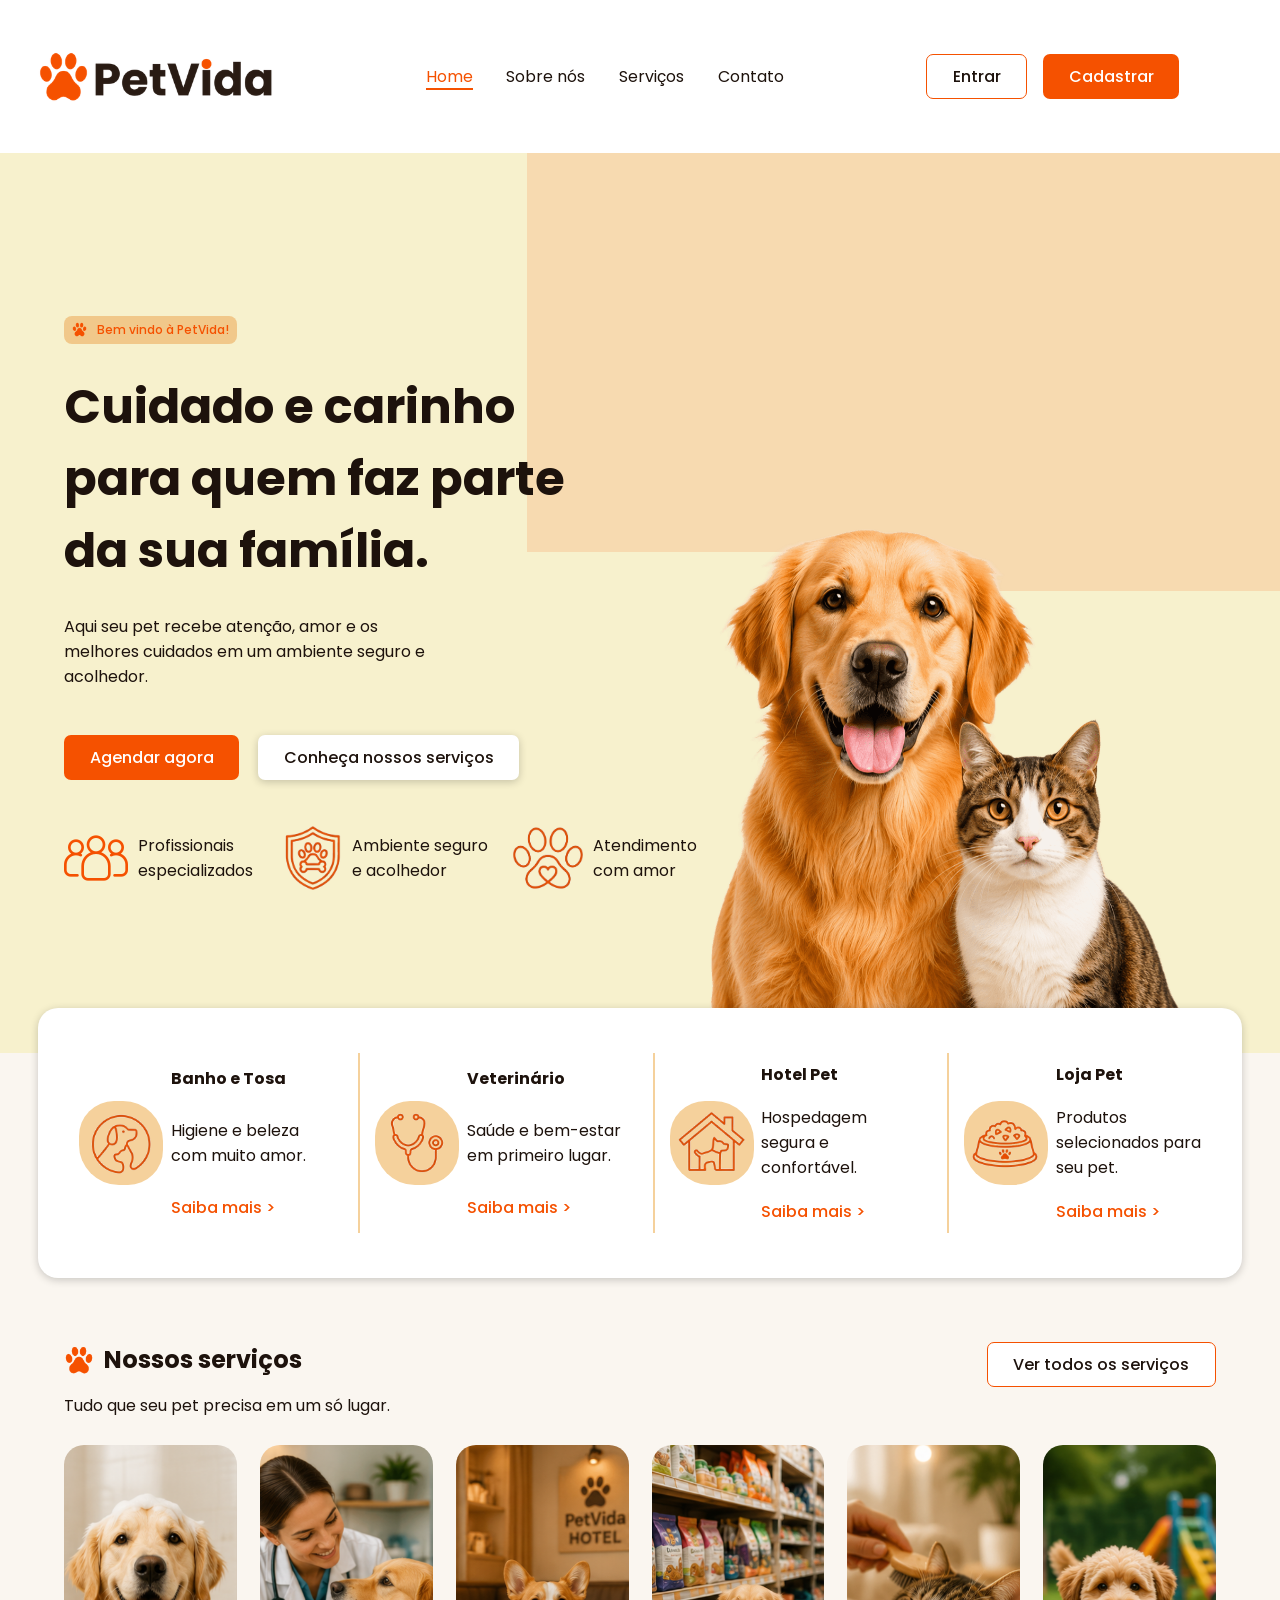
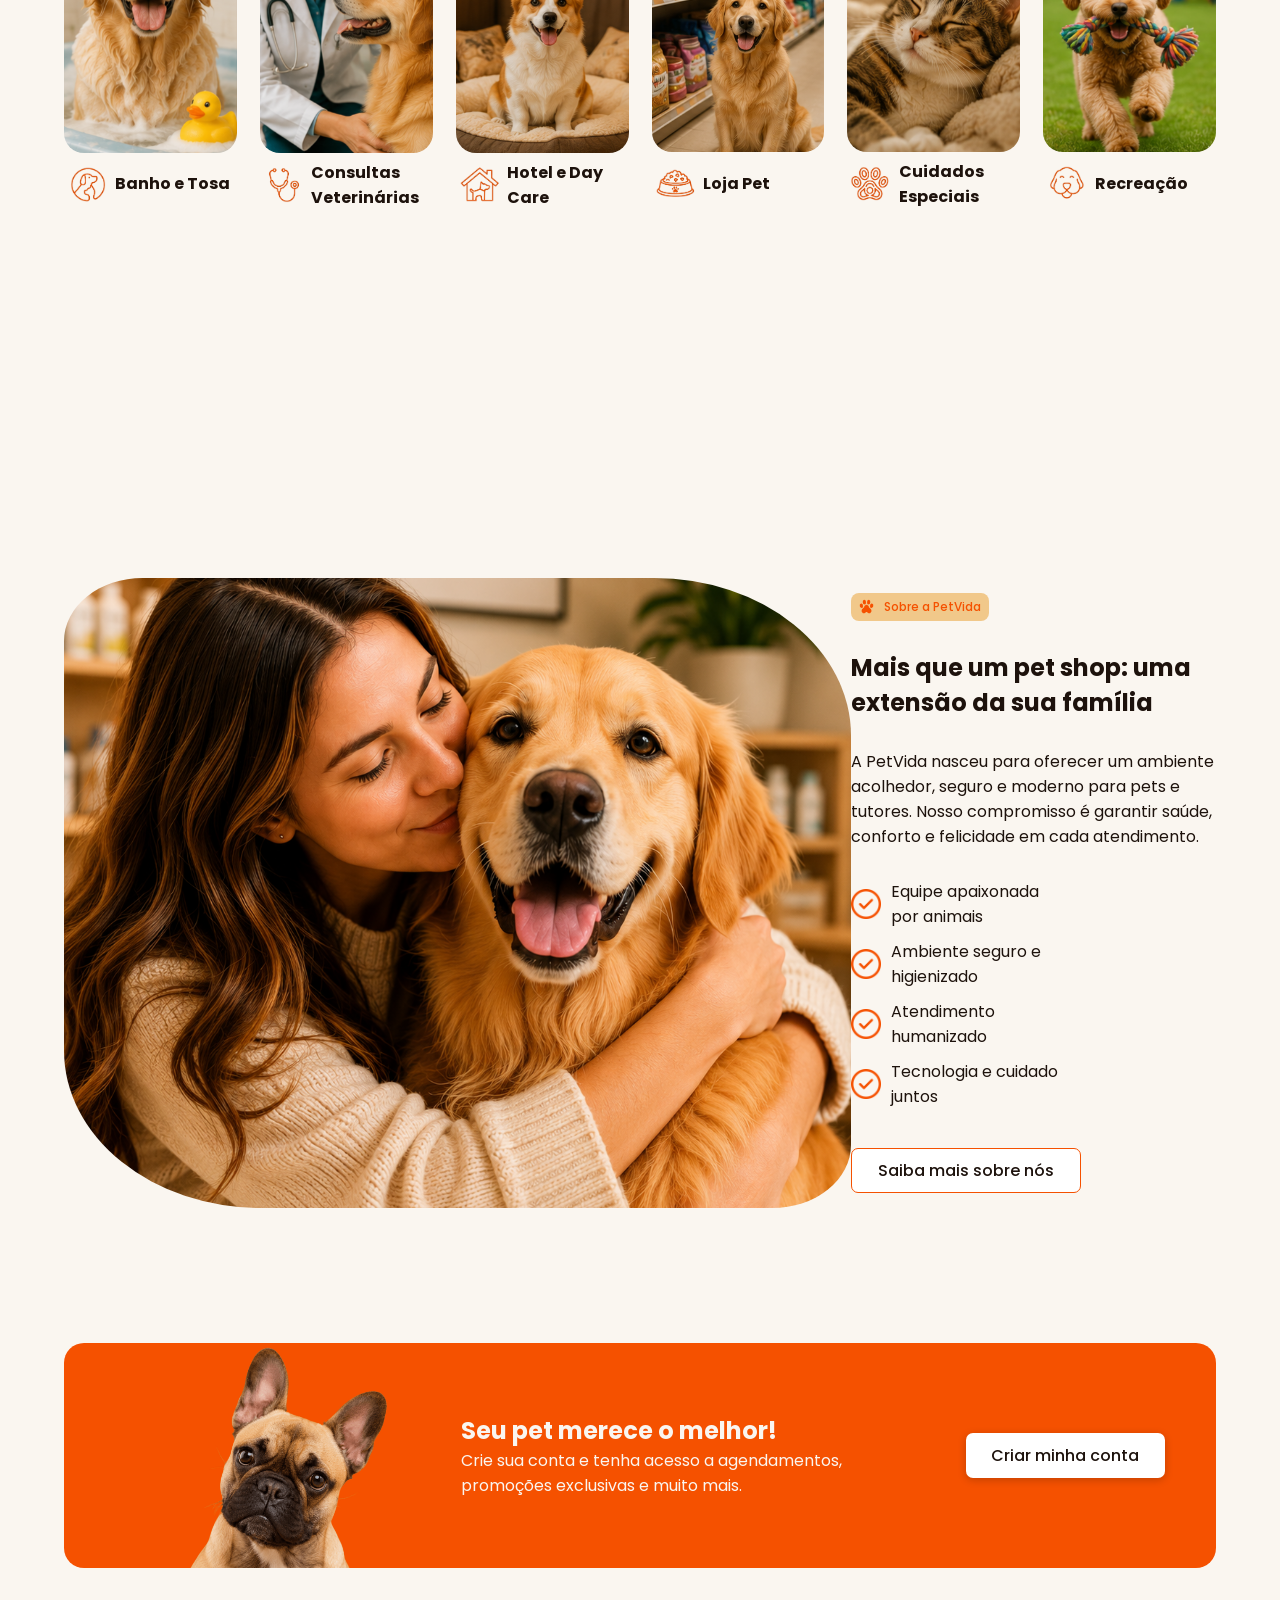
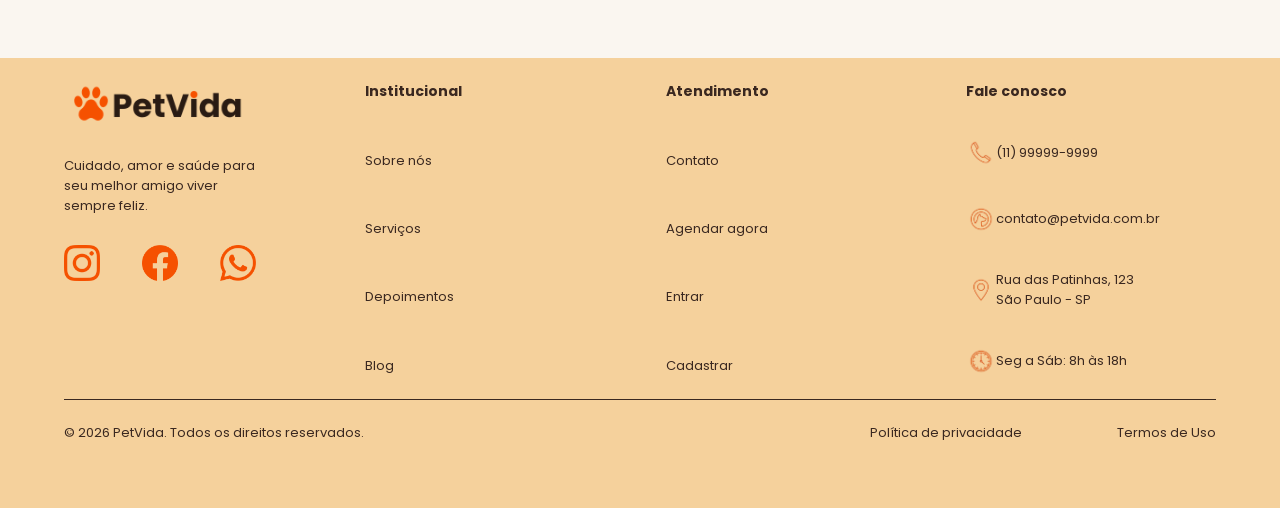
<file: index.html>
<!DOCTYPE html>
<html lang="pt-br">
<head>
    <meta charset="UTF-8">
    <meta name="viewport" content="width=device-width, initial-scale=1.0">
    <title>PetVida | Cuidado completo para seu pet</title>

    <link rel="stylesheet" href="estilo.css">
    <link rel="stylesheet" href="responsividade.css">

    <link rel="preconnect" href="https://fonts.googleapis.com">
    <link rel="preconnect" href="https://fonts.gstatic.com" crossorigin>
    <link href="https://fonts.googleapis.com/css2?family=Cabin:ital,wght@0,400..700;1,400..700&family=Poppins:ital,wght@0,100;0,200;0,300;0,400;0,500;0,600;0,700;0,800;0,900;1,100;1,200;1,300;1,400;1,500;1,600;1,700;1,800;1,900&family=Raleway:ital,wght@0,100..900;1,100..900&display=swap" rel="stylesheet">
</head>
<body>
    <!--Cabeçalho de navegação-->
    <header>
        <nav class="nav_header">
            <img class="img_logo" src="logo_PetVida.png" alt="Logo do pet shop PetVida. Possui uma pata de cachorro laranja à esquerda seguido do texto PetVida em cor marrom escura e o pingo do i na cor laranja">
            <img class="menu" src="ícones/menu.png" alt="" onclick="toggleMenu()">
            <div class="div_menu" id="menu">
                <div class="div_menu_inutil">
                    <ul class="ul_header">
                        <li><a href="index.html" class="active">Home</a></li>
                        <li><a href="paginação/sobre nós/sobre_nos.html" class="link_header">Sobre nós</a></li>
                        <li><a href="paginação/serviços/servicos.html" class="link_header">Serviços</a></li>
                        <li><a href="paginação/contato/contato.html" class="link_header">Contato</a></li>
                    </ul>
                    <div class="div_header">
                        <a class="button_cta secondary" href="paginação/acesso/acesso.html">Entrar</a>
                        <a class="button_cta primary" href="paginação/acesso/acesso.html">Cadastrar</a>
                    </div>
                </div>  
            </div>
        </nav>
    </header>

    <!--Seção principal dos conteúdos-->
    <main>
        <!--Seção Hero: apresentação inicial do site-->
        <section id="section_hero">
            <article class="article_hero">
                <div class="div_tag">
                    <img src="icon_patinha.png" alt="Ícone de pata de cachorro na cor laranja">
                    <p>Bem vindo à PetVida!</p>
                </div>
                <h1>Cuidado e carinho para quem faz parte da sua família.</h1>
                <p class="p_hero">Aqui seu pet recebe atenção, amor e os melhores cuidados em um ambiente seguro e acolhedor.</p>
                <div class="div_hero_itens">
                    <a class="button_cta primary" href="#">Agendar agora</a>
                    <a class="button_cta terciary" href="paginação/serviços/servicos.html">Conheça nossos serviços</a>
                </div>
                <div class="div_hero_itens">
                    <div class="div_hero">
                        <img src="ícones/icon_team.png" alt="">
                        <p>Profissionais especializados</p>
                    </div>
                    <div class="div_hero">
                        <img src="ícones/icon_protecao.png" alt="">
                        <p>Ambiente seguro e acolhedor</p>
                    </div>
                    <div class="div_hero">
                        <img src="ícones/icon_patinha_coracao.png" alt="">
                        <p>Atendimento com amor</p>
                    </div>
                </div>
            </article>
            <article class="article_hero_img">
                <img src="imagens index/img_hero.png" alt="Imagem de um cachorro golden e um gato malhado a sua frente, ambos tranquilos.">
                <div class="blob"></div>
                <div class="blob02"></div>
            </article>
        </section>

        <!--Seção extra da hero-->
        <section id="section_hero_extra" class="section_hero_extra">
            <div class="div_hero_extra">
                <img src="ícones/icon_sub_logo.png" alt="">
                <div>
                    <h4>Banho e Tosa</h4>
                    <p>Higiene e beleza com muito amor.</p>
                    <a href="paginação/serviços/servicos.html" class="link">Saiba mais
                        <span>></span>
                    </a>
                </div>
            </div>
            <div class="div_hero_extra">
                <img src="ícones/icon_veterinario.png" alt="">
                <div>
                    <h4>Veterinário</h4>
                    <p>Saúde e bem-estar em primeiro lugar.</p>
                    <a href="paginação/serviços/servicos.html" class="link">Saiba mais
                        <span>></span>
                    </a>
                </div>
            </div>
            <div class="div_hero_extra">
                <img src="ícones/icon_casinha.png" alt="">
                <div>
                    <h4>Hotel Pet</h4>
                    <p>Hospedagem segura e confortável.</p>
                    <a href="paginação/serviços/servicos.html" class="link">Saiba mais
                        <span>></span>
                    </a>
                </div>
            </div>
            <div class="div_hero_extra">
                <img src="ícones/icon_racao.png" alt="">
                <div>
                    <h4>Loja Pet</h4>
                    <p>Produtos selecionados para seu pet.</p>
                    <a href="paginação/serviços/servicos.html" class="link">Saiba mais
                        <span>></span>
                    </a>
                </div>
            </div>
        </section>

        <!--Seção "Nossos serviços"-->
        <section id="section_servicos">
            <article class="article_servicos">
                <div>
                    <div class="div_titulo_servicos">
                        <img src="icon_patinha.png" alt="">
                        <h2>Nossos serviços</h2>
                    </div>
                    <p>Tudo que seu pet precisa em um só lugar.</p>
                </div>
                <a class="button_cta secondary" href="paginação/serviços/servicos.html">Ver todos os serviços</a>
            </article>
            <article class="article_servicos">
                <div class="cards_servicos">
                    <img src="imagens index/img_banho_tosa.png" alt="">
                    <div>
                        <img src="ícones/icon_sub_logo.png" alt="">
                        <h4>Banho e Tosa</h4>
                    </div>
                </div>
                <div class="cards_servicos">
                    <img src="imagens index/img_veterinario.png" alt="">
                    <div>
                        <img src="ícones/icon_veterinario.png" alt="">
                        <h4>Consultas Veterinárias</h4>
                    </div>
                </div>
                <div class="cards_servicos">
                    <img src="imagens index/img_hotel.png" alt="">
                    <div>
                        <img src="ícones/icon_casinha.png" alt="">
                        <h4>Hotel e Day Care</h4>
                    </div>
                </div>
                <div class="cards_servicos">
                    <img src="imagens index/img_loja.png" alt="">
                    <div>
                        <img src="ícones/icon_racao.png" alt="">
                        <h4>Loja Pet</h4>
                    </div>
                </div>
                <div class="cards_servicos">
                    <img src="imagens index/img_cuidados.png" alt="">
                    <div>
                        <img src="ícones/icon_borda_patinha.png" alt="">
                        <h4>Cuidados Especiais</h4>
                    </div>
                </div>
                <div class="cards_servicos">
                    <img src="imagens index/img_recreacao.png" alt="">
                    <div>
                        <img src="ícones/icon_cachorro.png" alt="">
                        <h4>Recreação</h4>
                    </div>
                </div>
            </article>
        </section>

        <!--Seção "Sobre a PetVida"-->
        <section id="section_sobre" class="section_sobre">
            <img class="img_sobre" src="imagens index/img_sobre.png" alt="">
            <article class="article_sobre">
                <div class="div_tag">
                    <img src="icon_patinha.png" alt="Ícone de pata de cachorro na cor laranja">
                    <p>Sobre a PetVida</p>
                </div>
                <h2>Mais que um pet shop: uma extensão da sua família</h2>
                <p>A PetVida nasceu para oferecer um ambiente acolhedor, seguro e moderno para pets e tutores. Nosso compromisso é garantir saúde, conforto e felicidade em cada atendimento.</p>
                <ul class="lista_sobre">
                    <li class="lista_item_sobre">
                        <img src="ícones/icon_check.png" alt="">
                        <p>Equipe apaixonada por animais</p>
                    </li>
                    <li class="lista_item_sobre">
                        <img src="ícones/icon_check.png" alt="">
                        <p>Ambiente seguro e higienizado</p>
                    </li>
                    <li class="lista_item_sobre">
                        <img src="ícones/icon_check.png" alt="">
                        <p>Atendimento humanizado</p>
                    </li>
                    <li class="lista_item_sobre">
                        <img src="ícones/icon_check.png" alt="">
                        <p>Tecnologia e cuidado juntos</p>
                    </li>
                </ul>
                <a class="button_cta secondary" href="paginação/sobre nós/sobre_nos.html">Saiba mais sobre nós</a>
            </article>
        </section>

        <!--Seção CTA-->
        <section id="section_cta">
            <img src="imagens index/img_cta.png" alt="">
            <div>
                <h2>Seu pet merece o melhor!</h2>
                <p>Crie sua conta e tenha acesso a agendamentos, promoções exclusivas e muito mais.</p>
            </div>
            <a class="button_cta terciary" href="paginação/acesso/acesso.html">Criar minha conta</a>
        </section>
    </main>

    <!--Rodapé para navegação final-->
    <footer>
        <article>
            <div class="div_footer">
                <img src="logo_PetVida.png" alt="Logo do pet shop PetVida. Possui uma pata de cachorro laranja à esquerda seguido do texto PetVida em cor marrom escura e o pingo do i na cor laranja">
                <p>Cuidado, amor e saúde para seu melhor amigo viver sempre feliz.</p>
                <div>
                    <img class="icon_redes" src="instagram.png" alt="">
                    <img class="icon_redes" src="facebook.png" alt="">
                    <img class="icon_redes" src="whatsapp.png" alt="">
                </div>
            </div>
            <div class="div_footer_textos">
                <h4>Institucional</h4>
                <a href="paginação/sobre nós/sobre_nos.html">Sobre nós</a>
                <a href="paginação/serviços/servicos.html">Serviços</a>
                <a href="#">Depoimentos</a>
                <a href="#">Blog</a>
            </div>
            <div class="div_footer_textos">
                <h4>Atendimento</h4>
                <a href="paginação/contato/contato.html">Contato</a>
                <a href="#">Agendar agora</a>
                <a href="paginação/acesso/acesso.html">Entrar</a>
                <a href="paginação/acesso/acesso.html">Cadastrar</a>
            </div>
            <div class="div_footer_textos">
                <h4>Fale conosco</h4>
                <span>
                    <img src="ícones/icon_telefone.png" alt="">
                    <p>(11) 99999-9999</p>
                </span>
                <span>
                    <img src="ícones/icon_arroba.png" alt="">
                    <p>contato@petvida.com.br</p>
                </span>
                <span>
                    <img src="ícones/icon_localizacao.png" alt="">
                    <p>Rua das Patinhas, 123 São Paulo - SP</p>
                </span>
                <span>
                    <img src="ícones/icon_horario.png" alt="">
                    <p>Seg a Sáb: 8h às 18h</p>
                </span>
            </div>
        </article>
        <article>
            <div>
                <p>© 2026 PetVida. Todos os direitos reservados.</p>
            </div>
            <div>
                <p>Política de privacidade</p>
                <p>Termos de Uso</p>
            </div>
        </article>
    </footer>

    <script src="app.js"></script>
</body>
</html>
</file>
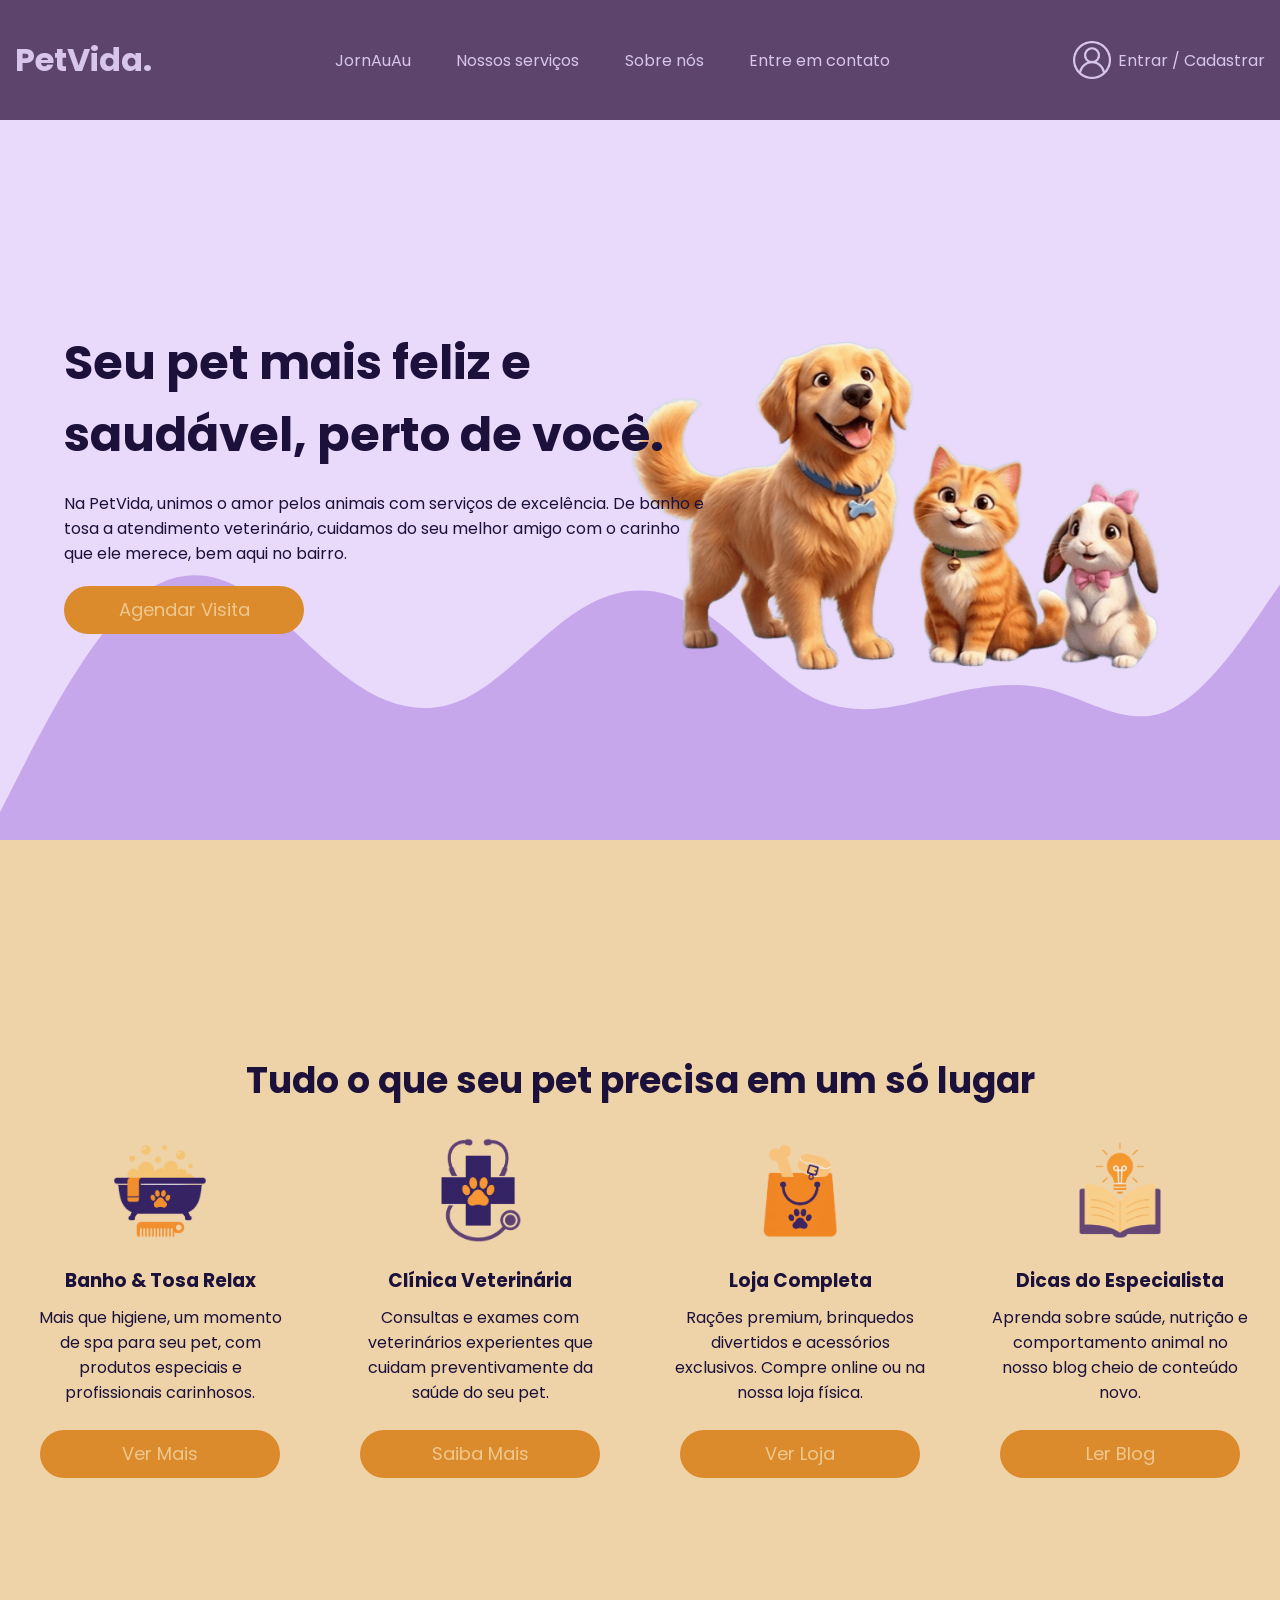
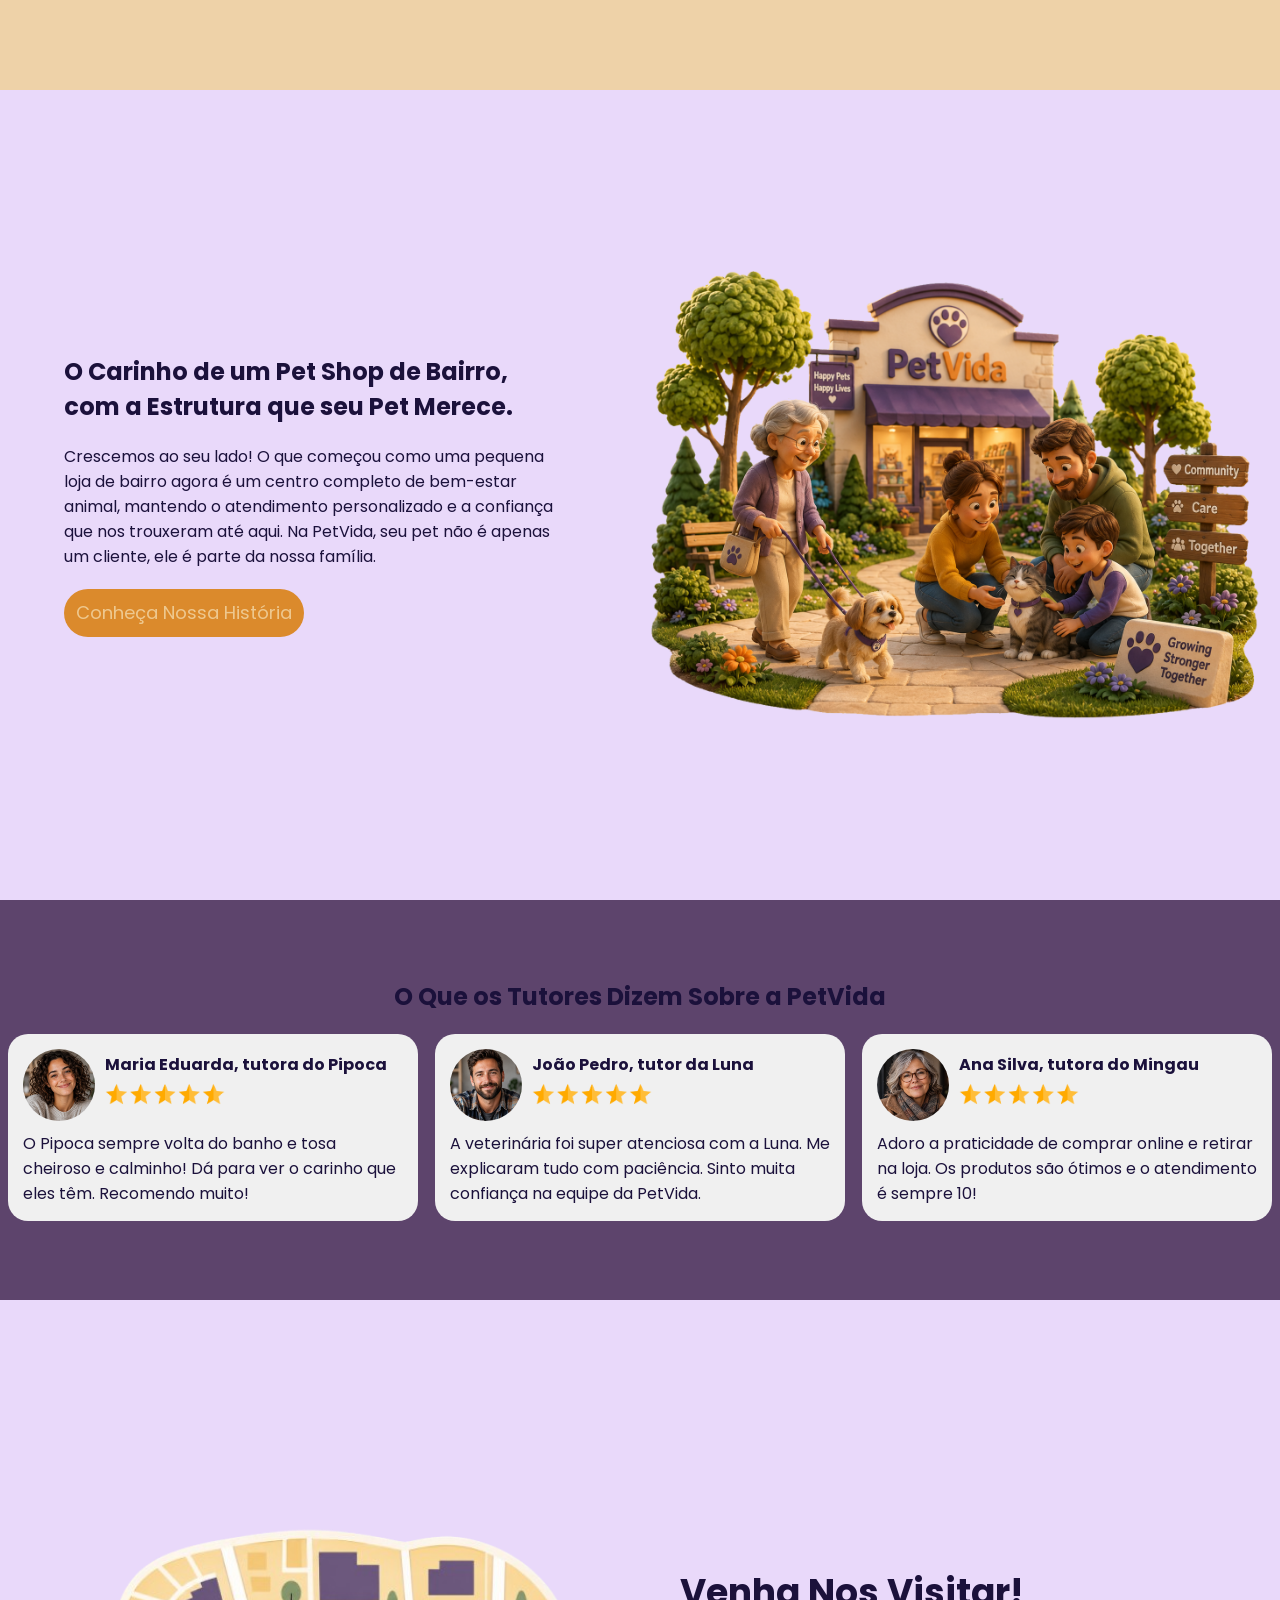
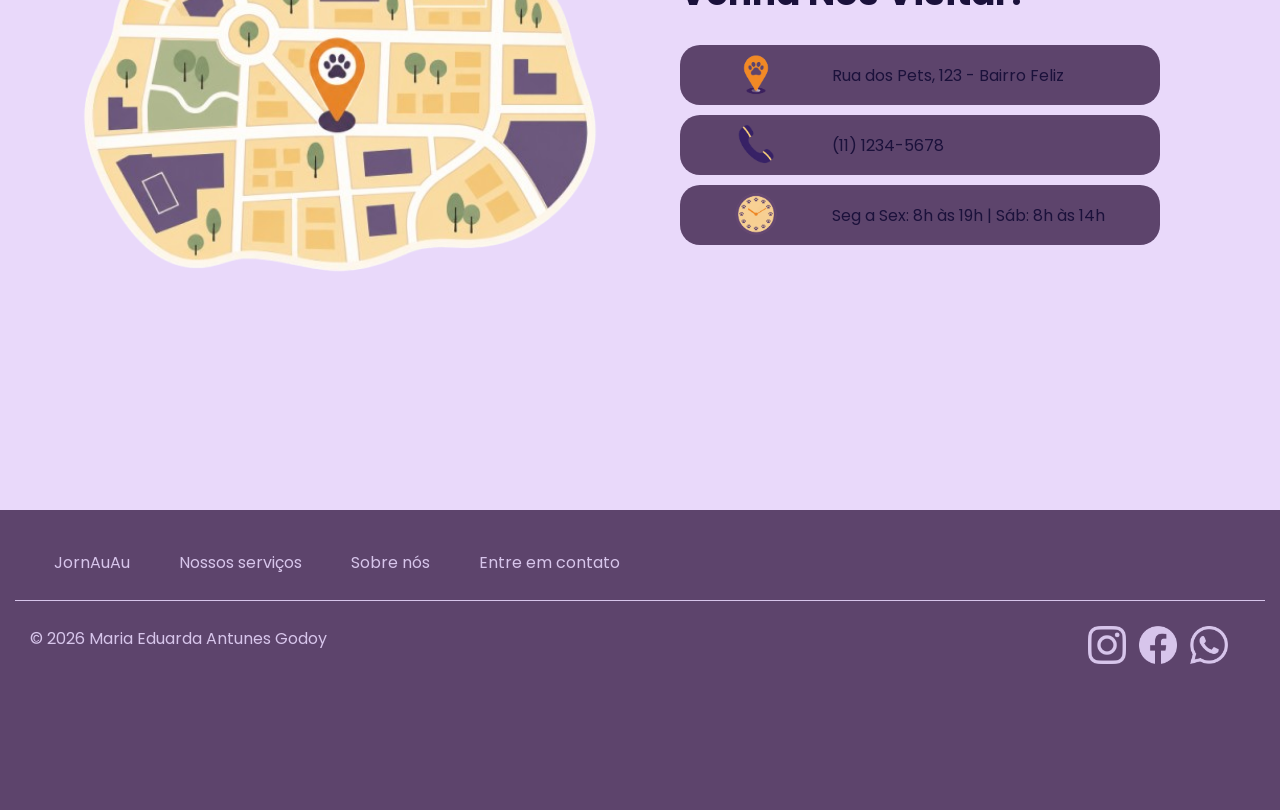
<file: primeira versão/index.html>
<!DOCTYPE html>
<html lang="pt-br">
<head>
    <meta charset="UTF-8">
    <meta name="viewport" content="width=device-width, initial-scale=1.0">
    <title>PetVida | Cuidado completo para seu pet</title>

    <link rel="stylesheet" href="css.css">

    <link rel="preconnect" href="https://fonts.googleapis.com">
    <link rel="preconnect" href="https://fonts.gstatic.com" crossorigin>
    <link href="https://fonts.googleapis.com/css2?family=Poppins:ital,wght@0,100;0,200;0,300;0,400;0,500;0,600;0,700;0,800;0,900;1,100;1,200;1,300;1,400;1,500;1,600;1,700;1,800;1,900&family=Raleway:ital,wght@0,100..900;1,100..900&display=swap" rel="stylesheet">
</head>
<body>
    <header>
        <a href="index.html"><h1>PetVida.</h1></a>
        <nav>
            <a href="">JornAuAu</a>
            <a href="" onclick="toggleMenu()">Nossos serviços</a>
            <div class="div_wrap" id="menu_servicos">
                <div class="div_inutil">
                    <nav>
                        <a href="">
                            <p>Banho & Tosa</p>
                            <span>></span>
                        </a>
                        <a href="">
                            <p>Clínica veterinária</p>
                            <span>></span>
                        </a>
                        <a href="">
                            <p>Loja</p>
                            <span>></span>
                        </a>
                    </nav>
                </div>
            </div>
            <a href="sobre_nos.html">Sobre nós</a>
            <a href="contato.html">Entre em contato</a>
        </nav>
        <a href=""><img class="icones_footer_header" src="imagens/user.png" alt="">Entrar / Cadastrar</a>
    </header>

    <main>
        <!--Espaço Hero: seção incial de apresentação-->
        <section id="section_hero">
            <article class="article_section_textos">
                <h1>Seu pet mais feliz e saudável, perto de você.</h1>
                <p>Na PetVida, unimos o amor pelos animais com serviços de excelência. De banho e tosa a atendimento veterinário, cuidamos do seu melhor amigo com o carinho que ele merece, bem aqui no bairro.</p>
                <button class="button_cta">Agendar Visita</button>
            </article>
            <svg xmlns="http://www.w3.org/2000/svg" viewBox="0 0 1440 320"><path fill="#c7a7eb" fill-opacity="1" d="M0,288L21.8,245.3C43.6,203,87,117,131,69.3C174.5,21,218,11,262,32C305.5,53,349,107,393,138.7C436.4,171,480,181,524,160C567.3,139,611,85,655,58.7C698.2,32,742,32,785,58.7C829.1,85,873,139,916,160C960,181,1004,171,1047,160C1090.9,149,1135,139,1178,149.3C1221.8,160,1265,192,1309,176C1352.7,160,1396,96,1418,64L1440,32L1440,320L1418.2,320C1396.4,320,1353,320,1309,320C1265.5,320,1222,320,1178,320C1134.5,320,1091,320,1047,320C1003.6,320,960,320,916,320C872.7,320,829,320,785,320C741.8,320,698,320,655,320C610.9,320,567,320,524,320C480,320,436,320,393,320C349.1,320,305,320,262,320C218.2,320,175,320,131,320C87.3,320,44,320,22,320L0,320Z"></path></svg>
            <img src="imagens/hero_pets.png" alt="">
        </section>
        
        <!--Espaço Serviços: seção de apresentação dos serviços (4 espaços)-->
        <section id="section_servicos">
            <h2>Tudo o que seu pet precisa em um só lugar</h2>
            <article class="article_section_blocos">
                <div class="div_servicos">
                    <img src="imagens/icon_banho.png" alt="">
                    <h3>Banho & Tosa Relax</h3>
                    <p>Mais que higiene, um momento de spa para seu pet, com produtos especiais e profissionais carinhosos.</p>
                    <button class="button_cta">Ver Mais</button>
                </div>
                <div class="div_servicos">
                    <img src="imagens/icon_veterinario.png" alt="">
                    <h3>Clínica Veterinária</h3>
                    <p>Consultas e exames com veterinários experientes que cuidam preventivamente da saúde do seu pet.</p>
                    <button class="button_cta">Saiba Mais</button>
                </div>
                <div class="div_servicos">
                    <img src="imagens/icon_loja.png" alt="">
                    <h3>Loja Completa</h3>
                    <p>Rações premium, brinquedos divertidos e acessórios exclusivos. Compre online ou na nossa loja física.</p>
                    <button class="button_cta">Ver Loja</button>
                </div>
                <div class="div_servicos">
                    <img src="imagens/icon_blog.png" alt="">
                    <h3>Dicas do Especialista</h3>
                    <p>Aprenda sobre saúde, nutrição e comportamento animal no nosso blog cheio de conteúdo novo.</p>
                    <button class="button_cta">Ler Blog</button>
                </div>
            </article>
        </section>

        <!--Espaço "Por que nós?": seção de motivação-->
        <section id="section_motivacao">
            <article class="article_section_textos">
                <h2>O Carinho de um Pet Shop de Bairro, com a Estrutura que seu Pet Merece.</h2>
                <p>Crescemos ao seu lado! O que começou como uma pequena loja de bairro agora é um centro completo de bem-estar animal, mantendo o atendimento personalizado e a confiança que nos trouxeram até aqui. Na PetVida, seu pet não é apenas um cliente, ele é parte da nossa família.</p>
                <button class="button_cta">Conheça Nossa História</button>
            </article>
            <img src="imagens/porque_nos.png" alt="">
        </section>

        <!--Espaço Feedbacks: seção para apresentar feedbacks sobre o petshop-->
        <section id="section_feedback">
            <h2>O Que os Tutores Dizem Sobre a PetVida</h2>
            <article class="article_section_blocos">
                <div class="div_feedback">
                    <div>
                        <img class="img_user" src="imagens/user01.png" alt="">
                        <span>
                            <h4>Maria Eduarda, tutora do Pipoca</h4>
                            <img src="imagens/estrelas_feedback.png" alt="">
                        </span>
                    </div>
                    <p>O Pipoca sempre volta do banho e tosa cheiroso e calminho! Dá para ver o carinho que eles têm. Recomendo muito!</p>
                </div>
                <div class="div_feedback">
                    <div>
                        <img class="img_user" src="imagens/user02.png" alt="">
                        <span>
                            <h4>João Pedro, tutor da Luna</h4>
                            <img src="imagens/estrelas_feedback.png" alt="">
                        </span>
                    </div>
                    <p>A veterinária foi super atenciosa com a Luna. Me explicaram tudo com paciência. Sinto muita confiança na equipe da PetVida.</p>
                </div>
                <div class="div_feedback">
                    <div>
                        <img class="img_user" src="imagens/user03.png" alt="">
                        <span>
                            <h4>Ana Silva, tutora do Mingau</h4>
                            <img src="imagens/estrelas_feedback.png" alt="">
                        </span>
                    </div>
                    <p>Adoro a praticidade de comprar online e retirar na loja. Os produtos são ótimos e o atendimento é sempre 10!</p>
                </div>
            </article>
        </section>

        <!--Espaço "Onde nos encontrar": seção para mostrar onde é o petshop-->
        <section id="section_localizacao">
            <img src="imagens/mapa.png" alt="">
            <article class="article_section_localizacao">
                <h2>Venha Nos Visitar!</h2>
                <div class="div_localizacao">
                    <img src="imagens/icon_localizacao.png" alt="">
                    <p>Rua dos Pets, 123 - Bairro Feliz</p>
                </div>
                <div class="div_localizacao">
                    <img src="imagens/icon_telefone.png" alt="">
                    <p>(11) 1234-5678</p>
                </div>
                <div class="div_localizacao">
                    <img src="imagens/icon_horario.png" alt="">
                    <p>Seg a Sex: 8h às 19h | Sáb: 8h às 14h</p>
                </div>
            </article>
        </section>
    </main>

    <footer>
        <section>
            <nav>
                <a href="">JornAuAu</a>
                <a href="#section_servicos">Nossos serviços</a>
                <a href="sobre_nos.html">Sobre nós</a>
                <a href="contato.html">Entre em contato</a>
            </nav>
        </section>
        <section>
            <p>© 2026 Maria Eduarda Antunes Godoy</p>
            <div>
                <a href=""><img class="icones_footer_header" src="imagens/instagram.png" alt="Instagram"></a>
                <a href=""><img class="icones_footer_header" src="imagens/facebook.png" alt="Facebook"></a>
                <a href=""><img class="icones_footer_header" src="imagens/whatsapp.png" alt="WhatsApp"></a>
            </div>
        </section>
    </footer>

    <script src="app.js"></script>
</body>
</html>
</file>
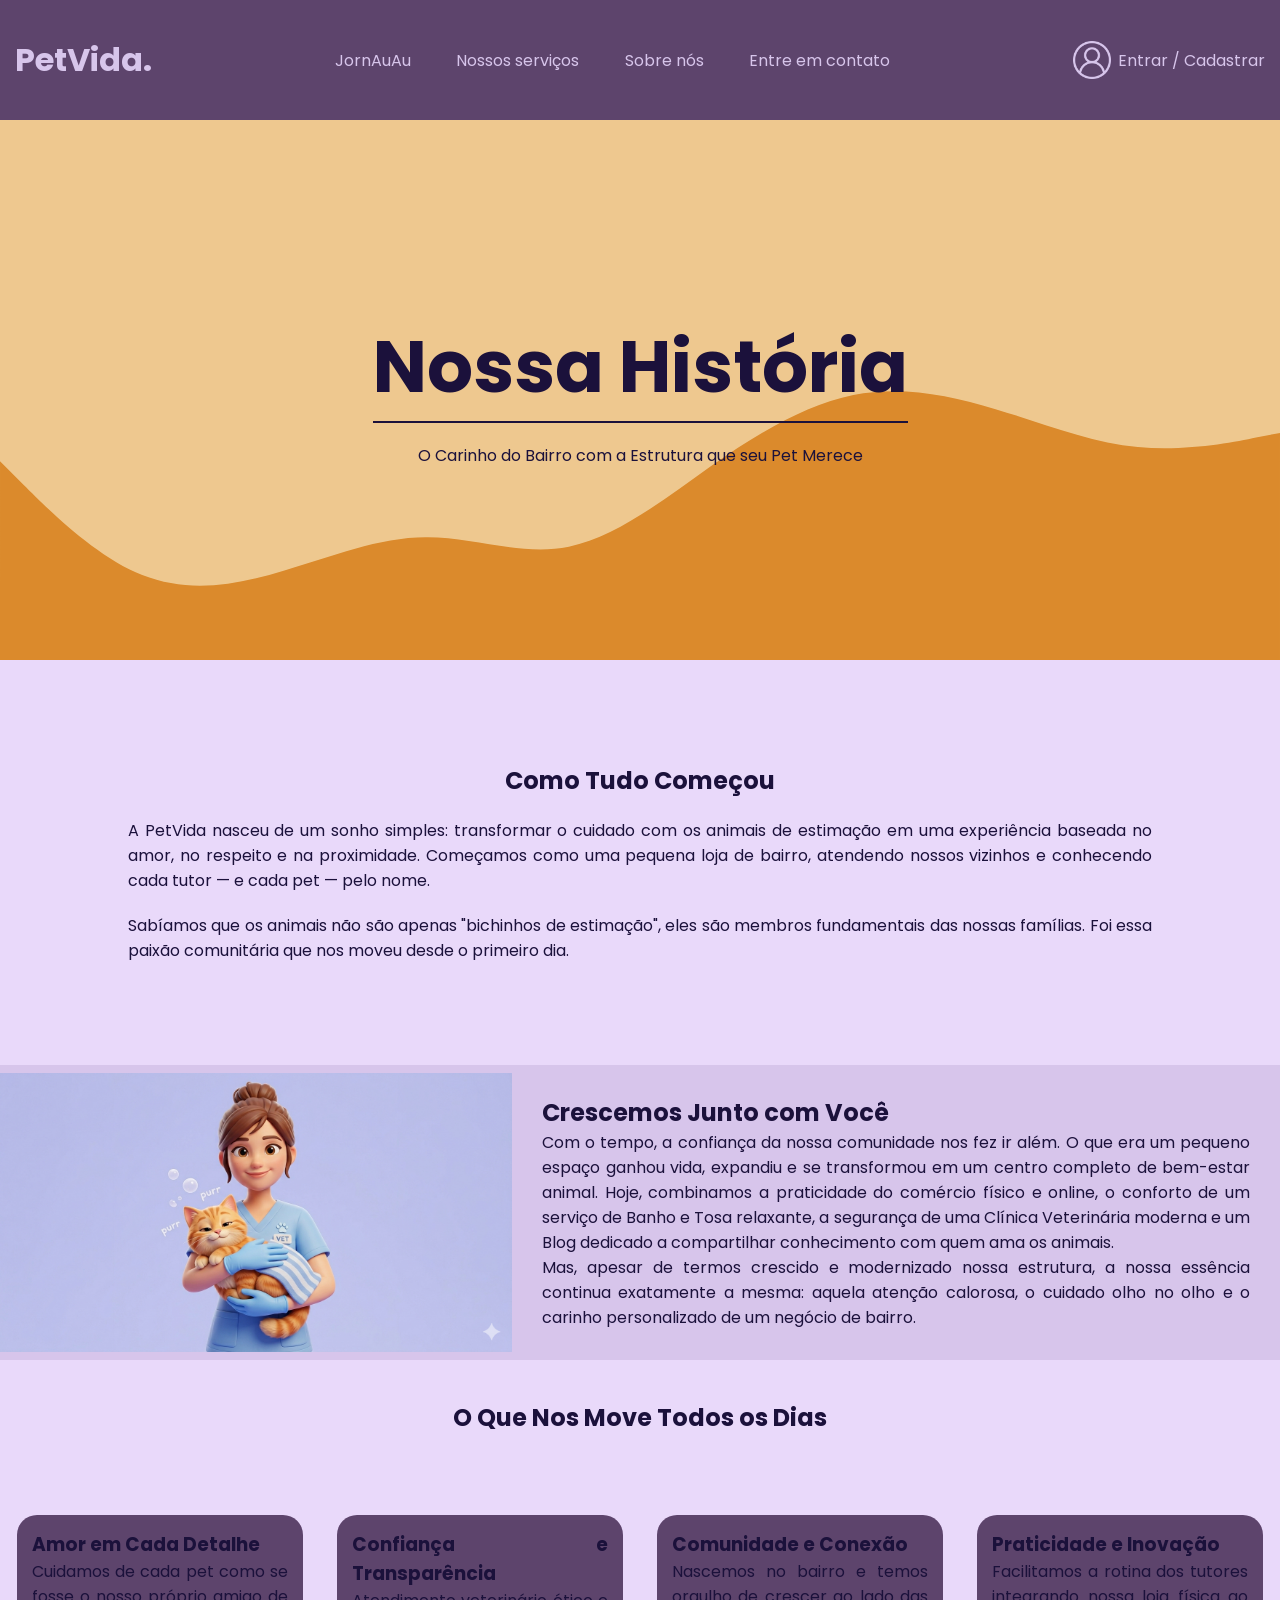
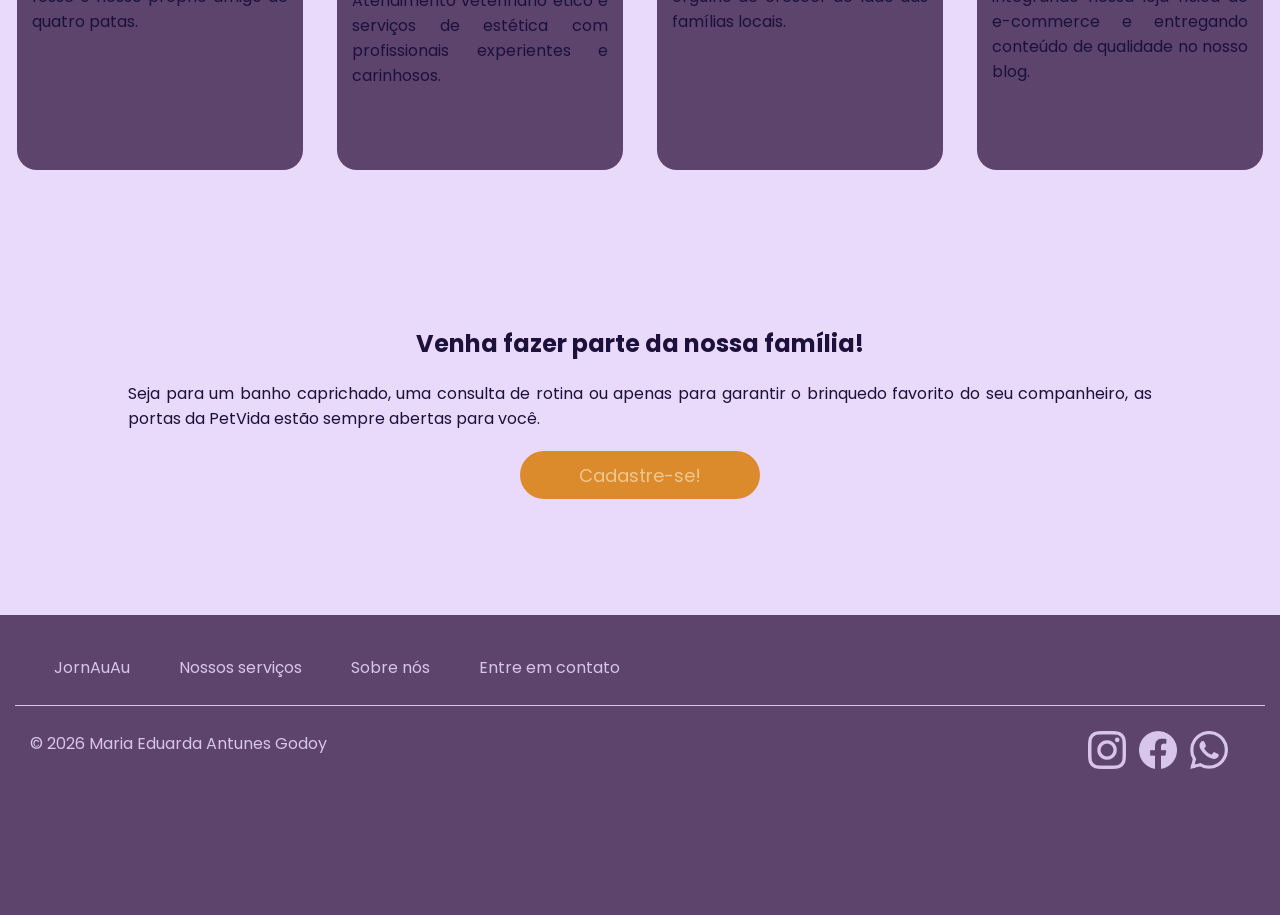
<file: primeira versão/sobre_nos.html>
<!DOCTYPE html>
<html lang="pt-br">
<head>
    <meta charset="UTF-8">
    <meta name="viewport" content="width=device-width, initial-scale=1.0">
    <title>Sobre nós | PetVida</title>

    <link rel="stylesheet" href="css.css">

    <link rel="preconnect" href="https://fonts.googleapis.com">
    <link rel="preconnect" href="https://fonts.gstatic.com" crossorigin>
    <link href="https://fonts.googleapis.com/css2?family=Poppins:ital,wght@0,100;0,200;0,300;0,400;0,500;0,600;0,700;0,800;0,900;1,100;1,200;1,300;1,400;1,500;1,600;1,700;1,800;1,900&family=Raleway:ital,wght@0,100..900;1,100..900&display=swap" rel="stylesheet">
</head>
<body>
    <header>
        <a href="index.html"><h1>PetVida.</h1></a>
        <nav>
            <a href="">JornAuAu</a>
            <a href="" onclick="toggleMenu()">Nossos serviços</a>
            <div class="div_wrap" id="menu_servicos">
                <div class="div_inutil">
                    <nav>
                        <a href="">
                            <p>Banho & Tosa</p>
                            <span>></span>
                        </a>
                        <a href="">
                            <p>Clínica veterinária</p>
                            <span>></span>
                        </a>
                        <a href="">
                            <p>Loja</p>
                            <span>></span>
                        </a>
                    </nav>
                </div>
            </div>
            <a href="sobre_nos.html">Sobre nós</a>
            <a href="contato.html">Entre em contato</a>
        </nav>
        <a href=""><img class="icones_footer_header" src="imagens/user.png" alt="">Entrar / Cadastrar</a>
    </header>

    <main>
        <section id="section_inicial_contato">
            <h1 class="titulo_inicial">Nossa História</h1>
            <p>O Carinho do Bairro com a Estrutura que seu Pet Merece</p>
            <svg xmlns="http://www.w3.org/2000/svg" viewBox="0 0 1440 320"><path fill="#db8a2c" fill-opacity="1" d="M0,96L26.7,122.7C53.3,149,107,203,160,224C213.3,245,267,235,320,218.7C373.3,203,427,181,480,181.3C533.3,181,587,203,640,192C693.3,181,747,139,800,101.3C853.3,64,907,32,960,21.3C1013.3,11,1067,21,1120,37.3C1173.3,53,1227,75,1280,80C1333.3,85,1387,75,1413,69.3L1440,64L1440,320L1413.3,320C1386.7,320,1333,320,1280,320C1226.7,320,1173,320,1120,320C1066.7,320,1013,320,960,320C906.7,320,853,320,800,320C746.7,320,693,320,640,320C586.7,320,533,320,480,320C426.7,320,373,320,320,320C266.7,320,213,320,160,320C106.7,320,53,320,27,320L0,320Z"></path></svg>
        </section>
        <section class="section_texto">
            <h2>Como Tudo Começou</h2>
            <p>A PetVida nasceu de um sonho simples: transformar o cuidado com os animais de estimação em uma experiência baseada no amor, no respeito e na proximidade. Começamos como uma pequena loja de bairro, atendendo nossos vizinhos e conhecendo cada tutor — e cada pet — pelo nome.</p>
            <p>Sabíamos que os animais não são apenas "bichinhos de estimação", eles são membros fundamentais das nossas famílias. Foi essa paixão comunitária que nos moveu desde o primeiro dia.</p>
        </section>
        <section id="section_crescer">
            <img src="imagens/cuidado_veterinario.png" alt="">
            <article>
                <h2>Crescemos Junto com Você</h2>
                <p>Com o tempo, a confiança da nossa comunidade nos fez ir além. O que era um pequeno espaço ganhou vida, expandiu e se transformou em um centro completo de bem-estar animal. Hoje, combinamos a praticidade do comércio físico e online, o conforto de um serviço de Banho e Tosa relaxante, a segurança de uma Clínica Veterinária moderna e um Blog dedicado a compartilhar conhecimento com quem ama os animais.</p>
                <p>Mas, apesar de termos crescido e modernizado nossa estrutura, a nossa essência continua exatamente a mesma: aquela atenção calorosa, o cuidado olho no olho e o carinho personalizado de um negócio de bairro.</p>
            </article>
        </section>
        <section id="section_valores">
            <h2>O Que Nos Move Todos os Dias</h2>
            <article class="article_section_blocos">
                <div class="div_valores">
                    <h3>Amor em Cada Detalhe</h3>
                    <p>Cuidamos de cada pet como se fosse o nosso próprio amigo de quatro patas.</p>
                </div>
                <div class="div_valores">
                    <h3>Confiança e Transparência</h3>
                    <p>Atendimento veterinário ético e serviços de estética com profissionais experientes e carinhosos.</p>
                </div>
                <div class="div_valores">
                    <h3>Comunidade e Conexão</h3>
                    <p>Nascemos no bairro e temos orgulho de crescer ao lado das famílias locais.</p>
                </div>
                <div class="div_valores">
                    <h3>Praticidade e Inovação</h3>
                    <p>Facilitamos a rotina dos tutores integrando nossa loja física ao e-commerce e entregando conteúdo de qualidade no nosso blog.</p>
                </div>
            </article>
        </section>
        <section class="section_texto">
            <h2>Venha fazer parte da nossa família!</h2>
            <p>Seja para um banho caprichado, uma consulta de rotina ou apenas para garantir o brinquedo favorito do seu companheiro, as portas da PetVida estão sempre abertas para você.</p>
            <button class="button_cta">Cadastre-se!</button>
        </section>
    </main>

    <footer>
        <section>
            <nav>
                <a href="">JornAuAu</a>
                <a href="index.html">Nossos serviços</a>
                <a href="sobre_nos.html">Sobre nós</a>
                <a href="contato.html">Entre em contato</a>
            </nav>
        </section>
        <section>
            <p>© 2026 Maria Eduarda Antunes Godoy</p>
            <div>
                <a href=""><img class="icones_footer_header" src="imagens/instagram.png" alt="Instagram"></a>
                <a href=""><img class="icones_footer_header" src="imagens/facebook.png" alt="Facebook"></a>
                <a href=""><img class="icones_footer_header" src="imagens/whatsapp.png" alt="WhatsApp"></a>
            </div>
        </section>
    </footer>

    <script src="app.js"></script>
</body>
</html>
</file>
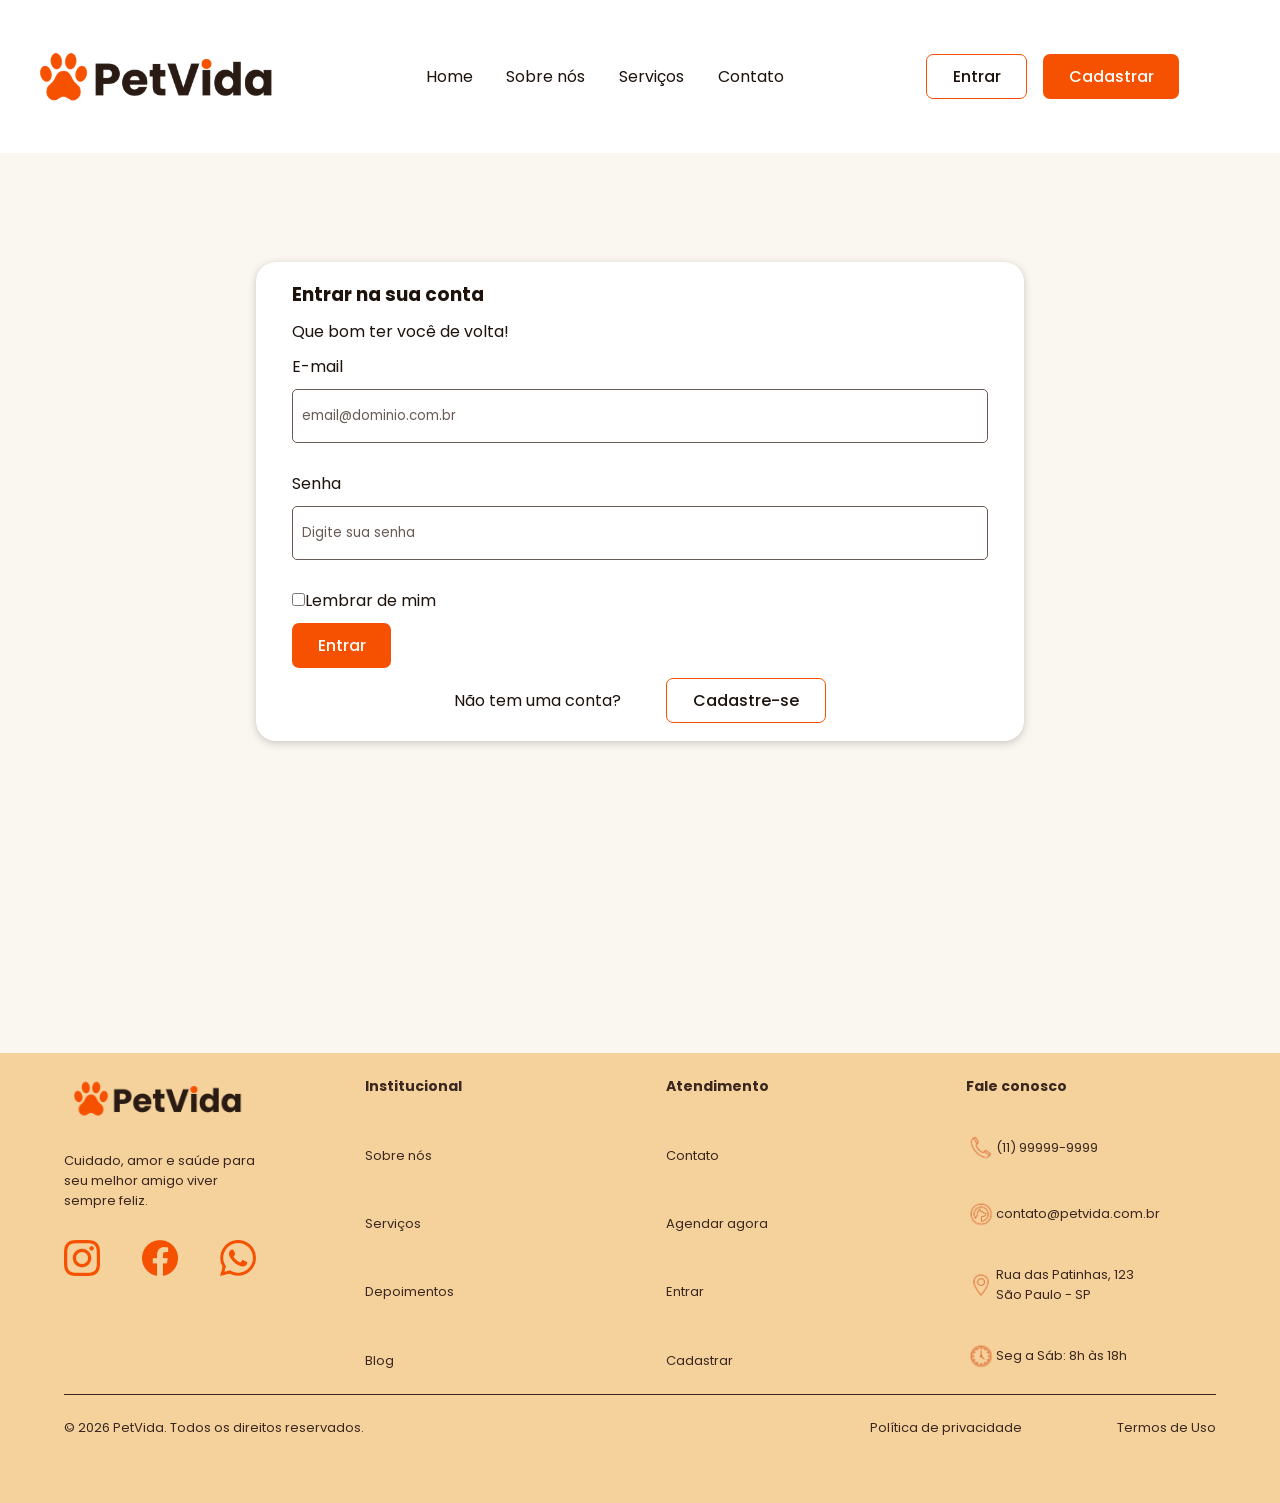
<file: paginação/acesso/acesso.html>
<!DOCTYPE html>
<html lang="pt-br">
<head>
    <meta charset="UTF-8">
    <meta name="viewport" content="width=device-width, initial-scale=1.0">
    <title>Entrar | PetVida</title>

    <link rel="stylesheet" href="../../estilo.css">
    <link rel="stylesheet" href="../../responsividade.css">

    <link rel="preconnect" href="https://fonts.googleapis.com">
    <link rel="preconnect" href="https://fonts.gstatic.com" crossorigin>
    <link href="https://fonts.googleapis.com/css2?family=Cabin:ital,wght@0,400..700;1,400..700&family=Poppins:ital,wght@0,100;0,200;0,300;0,400;0,500;0,600;0,700;0,800;0,900;1,100;1,200;1,300;1,400;1,500;1,600;1,700;1,800;1,900&family=Raleway:ital,wght@0,100..900;1,100..900&display=swap" rel="stylesheet">
</head>
<body>
    <header>
        <nav class="nav_header">
            <img class="img_logo" src="../../logo_PetVida.png" alt="Logo do pet shop PetVida. Possui uma pata de cachorro laranja à esquerda seguido do texto PetVida em cor marrom escura e o pingo do i na cor laranja">
            <img class="menu" src="../../ícones/menu.png" alt="" onclick="toggleMenu()">
            <div class="div_menu" id="menu">
                <div class="div_menu_inutil">
                    <ul class="ul_header">
                        <li><a href="../../index.html" class="link_header">Home</a></li>
                        <li><a href="../sobre nós/sobre_nos.html" class="link_header">Sobre nós</a></li>
                        <li><a href="../serviços/servicos.html" class="link_header">Serviços</a></li>
                        <li><a href="../contato/contato.html" class="link_header">Contato</a></li>
                    </ul>
                    <div class="div_header">
                        <a class="button_cta secondary" href="#">Entrar</a>
                        <a class="button_cta primary" href="#">Cadastrar</a>
                    </div>
                </div>
            </div>
        </nav>
    </header>

    <main>
        <section class="section_acesso">
            <article class="article_acesso entrar">
                <h1 class="titulo_acesso">Entrar na sua conta</h1>
                <p class="titulo_acesso">Que bom ter você de volta!</p>
                <form>
                    <label class="label_form" for="form_email">E-mail</label>
                    <input class="input_form" type="email" id="form_email" name="email" placeholder="email@dominio.com.br">

                    <label class="label_form" for="form_senha">Senha</label>
                    <input class="input_form" type="password" id="form_senha" name="senha" placeholder="Digite sua senha">

                    <label>
                        <input type="checkbox">Lembrar de mim
                    </label>

                    <button class="button_cta primary" type="submit">Entrar</button>
                </form>
                <div>
                    <p>Não tem uma conta?</p>
                    <button class="button_cta secondary" onclick="alterarCadastrar()">Cadastre-se</button>
                </div>
            </article>
            <article class="article_acesso cadastrar">
                <h1 class="titulo_acesso">Criar nova conta</h1>
                <p class="titulo_acesso">Preencha os dados abaixo para começar.</p>
                <form>
                    <label class="label_form" for="form_name">Nome completo</label>
                    <input class="input_form" type="text" id="form_name" name="name" placeholder="Seu nome">

                    <label class="label_form" for="form_email">E-mail</label>
                    <input class="input_form" type="email" id="form_email" name="email" placeholder="email@dominio.com.br">

                    <label class="label_form" for="form_senha">Senha</label>
                    <input class="input_form" type="password" id="form_senha" name="senha" placeholder="Crie uma senha">

                    <label class="label_form" for="form_senha">Confirmar senha</label>
                    <input class="input_form" type="password" id="form_senha_confirmar" name="confirmar_senha" placeholder="Confirme sua senha">

                    <button class="button_cta primary" type="submit">Criar conta</button>
                </form>
                <div>
                    <p>Já tem uma conta?</p>
                    <button class="button_cta secondary" onclick="alterarEntrar()">Entrar</button>
                </div>
            </article>
        </section>
    </main>

    <footer>
        <article>
            <div class="div_footer">
                <img src="../../logo_PetVida.png" alt="Logo do pet shop PetVida. Possui uma pata de cachorro laranja à esquerda seguido do texto PetVida em cor marrom escura e o pingo do i na cor laranja">
                <p>Cuidado, amor e saúde para seu melhor amigo viver sempre feliz.</p>
                <div>
                    <img class="icon_redes" src="../../instagram.png" alt="">
                    <img class="icon_redes" src="../../facebook.png" alt="">
                    <img class="icon_redes" src="../../whatsapp.png" alt="">
                </div>
            </div>
            <div class="div_footer_textos">
                <h4>Institucional</h4>
                <a href="../sobre nós/sobre_nos.html">Sobre nós</a>
                <a href="../serviços/servicos.html">Serviços</a>
                <a href="#">Depoimentos</a>
                <a href="#">Blog</a>
            </div>
            <div class="div_footer_textos">
                <h4>Atendimento</h4>
                <a href="../contato/contato.html">Contato</a>
                <a href="#">Agendar agora</a>
                <a href="acesso.html">Entrar</a>
                <a href="acesso.html">Cadastrar</a>
            </div>
            <div class="div_footer_textos">
                <h4>Fale conosco</h4>
                <span>
                    <img src="../../ícones/icon_telefone.png" alt="">
                    <p>(11) 99999-9999</p>
                </span>
                <span>
                    <img src="../../ícones/icon_arroba.png" alt="">
                    <p>contato@petvida.com.br</p>
                </span>
                <span>
                    <img src="../../ícones/icon_localizacao.png" alt="">
                    <p>Rua das Patinhas, 123 São Paulo - SP</p>
                </span>
                <span>
                    <img src="../../ícones/icon_horario.png" alt="">
                    <p>Seg a Sáb: 8h às 18h</p>
                </span>
            </div>
        </article>
        <article>
            <div>
                <p>© 2026 PetVida. Todos os direitos reservados.</p>
            </div>
            <div>
                <p>Política de privacidade</p>
                <p>Termos de Uso</p>
            </div>
        </article>
    </footer>

    <script src="../../app.js"></script>
</body>
</html>
</file>
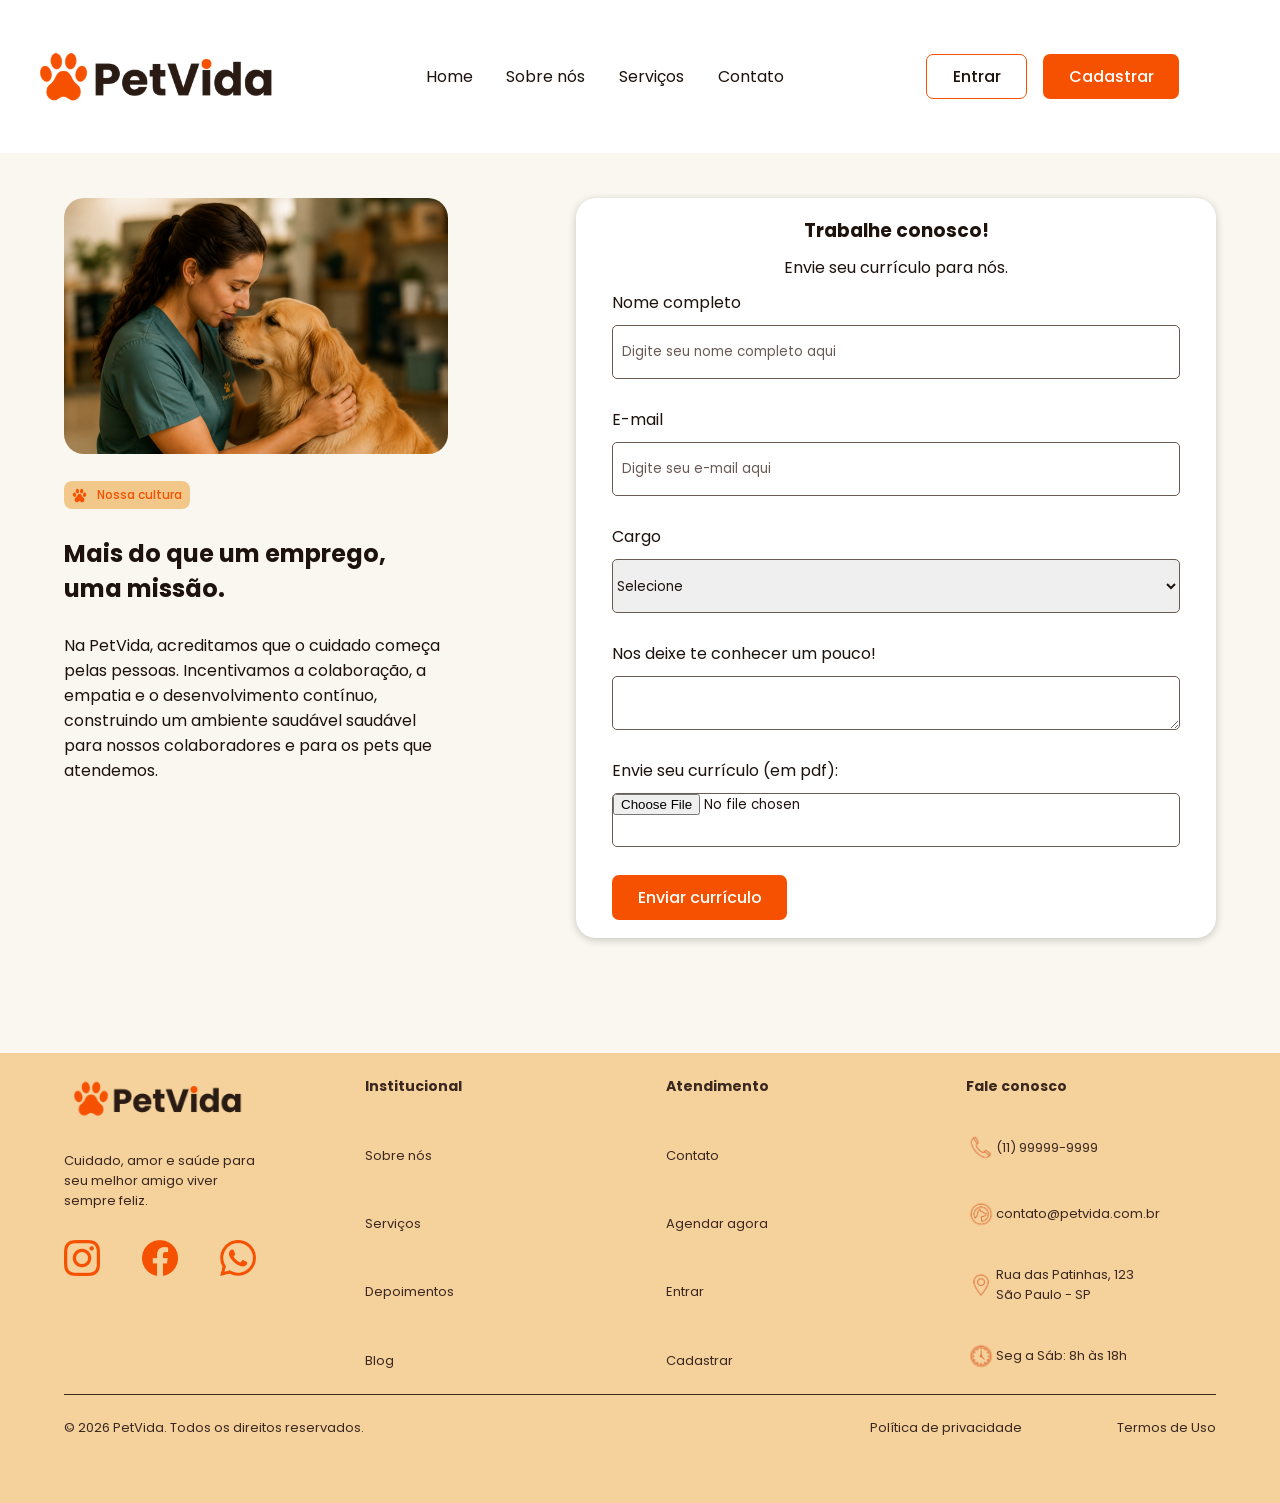
<file: paginação/acesso/trabalhe.html>
<!DOCTYPE html>
<html lang="pt-br">
<head>
    <meta charset="UTF-8">
    <meta name="viewport" content="width=device-width, initial-scale=1.0">
    <title>Trabalhe conosco | PetVida</title>

    <link rel="stylesheet" href="../../estilo.css">
    <link rel="stylesheet" href="../../responsividade.css">

    <link rel="preconnect" href="https://fonts.googleapis.com">
    <link rel="preconnect" href="https://fonts.gstatic.com" crossorigin>
    <link href="https://fonts.googleapis.com/css2?family=Cabin:ital,wght@0,400..700;1,400..700&family=Poppins:ital,wght@0,100;0,200;0,300;0,400;0,500;0,600;0,700;0,800;0,900;1,100;1,200;1,300;1,400;1,500;1,600;1,700;1,800;1,900&family=Raleway:ital,wght@0,100..900;1,100..900&display=swap" rel="stylesheet">
</head>
<body>
    <header>
        <nav class="nav_header">
            <img class="img_logo" src="../../logo_PetVida.png" alt="Logo do pet shop PetVida. Possui uma pata de cachorro laranja à esquerda seguido do texto PetVida em cor marrom escura e o pingo do i na cor laranja">
            <img class="menu" src="../../ícones/menu.png" alt="" onclick="toggleMenu()">
            <div class="div_menu" id="menu">
                <div class="div_menu_inutil">
                    <ul class="ul_header">
                        <li><a href="../../index.html" class="link_header">Home</a></li>
                        <li><a href="../sobre nós/sobre_nos.html" class="link_header">Sobre nós</a></li>
                        <li><a href="../serviços/servicos.html" class="link_header">Serviços</a></li>
                        <li><a href="../contato/contato.html" class="link_header">Contato</a></li>
                    </ul>
                    <div class="div_header">
                        <a class="button_cta secondary" href="acesso.html">Entrar</a>
                        <a class="button_cta primary" href="acesso.html">Cadastrar</a>
                    </div>
                </div>
            </div>
        </nav>
    </header>

    <main>
        <section class="section_trabalho">
            <article class="article_trabalho">
                <img class="img_trabalho" src="img_trabalhe.png" alt="">
                <div class="div_trabalho">
                    <div class="div_tag">
                        <img src="../../icon_patinha.png" alt="Ícone de pata de cachorro na cor laranja">
                        <p>Nossa cultura</p>
                    </div>
                    <h2>Mais do que um emprego, uma missão.</h2>
                    <p>Na PetVida, acreditamos que o cuidado começa pelas pessoas. Incentivamos a colaboração, a empatia e o desenvolvimento contínuo, construindo um ambiente saudável saudável para nossos colaboradores e para os pets que atendemos.</p>
                </div>
            </article>
            <article class="article_acesso article_trabalho_form">
                <h1>Trabalhe conosco!</h1>
                <p>Envie seu currículo para nós.</p>
                <form>
                    <label class="label_form" for="form_name">Nome completo</label>
                    <input class="input_form" type="text" id="form_name" name="name" placeholder="Digite seu nome completo aqui">

                    <label class="label_form" for="form_email">E-mail</label>
                    <input class="input_form" type="email" id="form_email" name="email" placeholder="Digite seu e-mail aqui">

                    <label class="label_form" for="form_cargo">Cargo</label>
                    <select class="input_form" name="cargo" id="form_cargo">
                        <option value="" disabled selected>Selecione</option>
                        <option value="vet">Médico(a) veterinária</option>
                        <option value="groomer">Groomer</option>
                        <option value="atendente">Atendente</option>
                        <option value="auxiliar">Auxiliar</option>
                        <option value="adm">Administrativo</option>
                        <option value="outro">Outro</option>
                    </select>

                    <label class="label_form" for="form_mensagem">Nos deixe te conhecer um pouco!</label>
                    <textarea class="input_form mensagem" name="mensagem" id="form_mensagem" rows="4"></textarea>

                    <label for="form_curriculo" class="label_form">Envie seu currículo (em pdf):</label>
                    <input type="file" class="input_form" name="curriculo" id="form_curriculo" accept=".pdf">

                    <button class="button_cta primary" type="submit">Enviar currículo</button>
                </form>
            </article>
        </section>
    </main>

    <footer>
        <article>
            <div class="div_footer">
                <img src="../../logo_PetVida.png" alt="Logo do pet shop PetVida. Possui uma pata de cachorro laranja à esquerda seguido do texto PetVida em cor marrom escura e o pingo do i na cor laranja">
                <p>Cuidado, amor e saúde para seu melhor amigo viver sempre feliz.</p>
                <div>
                    <img class="icon_redes" src="../../instagram.png" alt="">
                    <img class="icon_redes" src="../../facebook.png" alt="">
                    <img class="icon_redes" src="../../whatsapp.png" alt="">
                </div>
            </div>
            <div class="div_footer_textos">
                <h4>Institucional</h4>
                <a href="../sobre nós/sobre_nos.html">Sobre nós</a>
                <a href="../serviços/servicos.html">Serviços</a>
                <a href="#">Depoimentos</a>
                <a href="#">Blog</a>
            </div>
            <div class="div_footer_textos">
                <h4>Atendimento</h4>
                <a href="../contato/contato.html">Contato</a>
                <a href="#">Agendar agora</a>
                <a href="acesso.html">Entrar</a>
                <a href="acesso.html">Cadastrar</a>
            </div>
            <div class="div_footer_textos">
                <h4>Fale conosco</h4>
                <span>
                    <img src="../../ícones/icon_telefone.png" alt="">
                    <p>(11) 99999-9999</p>
                </span>
                <span>
                    <img src="../../ícones/icon_arroba.png" alt="">
                    <p>contato@petvida.com.br</p>
                </span>
                <span>
                    <img src="../../ícones/icon_localizacao.png" alt="">
                    <p>Rua das Patinhas, 123 São Paulo - SP</p>
                </span>
                <span>
                    <img src="../../ícones/icon_horario.png" alt="">
                    <p>Seg a Sáb: 8h às 18h</p>
                </span>
            </div>
        </article>
        <article>
            <div>
                <p>© 2026 PetVida. Todos os direitos reservados.</p>
            </div>
            <div>
                <p>Política de privacidade</p>
                <p>Termos de Uso</p>
            </div>
        </article>
    </footer>

    <script src="../../app.js"></script>
</body>
</html>
</file>
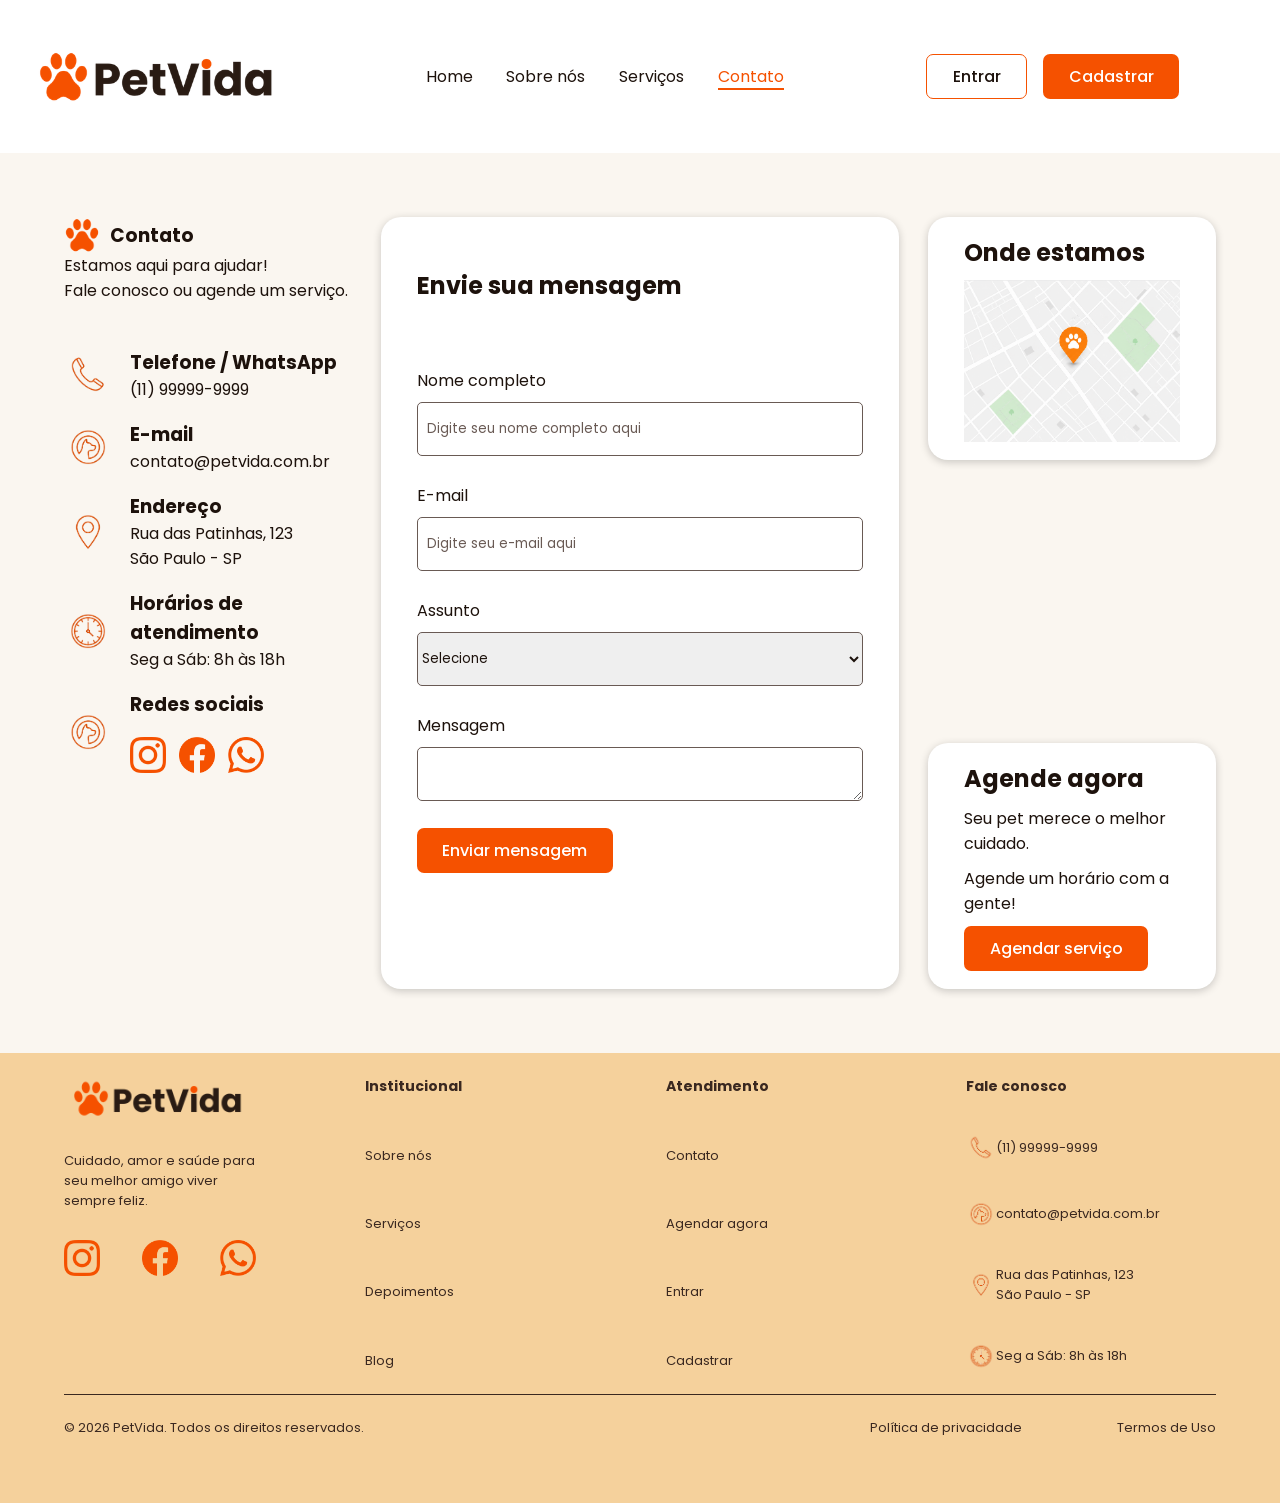
<file: paginação/contato/contato.html>
<!DOCTYPE html>
<html lang="pt-br">
<head>
    <meta charset="UTF-8">
    <meta name="viewport" content="width=device-width, initial-scale=1.0">
    <title>Contato | PetVida</title>

    <link rel="stylesheet" href="../../estilo.css">
    <link rel="stylesheet" href="../../responsividade.css">

    <link rel="preconnect" href="https://fonts.googleapis.com">
    <link rel="preconnect" href="https://fonts.gstatic.com" crossorigin>
    <link href="https://fonts.googleapis.com/css2?family=Cabin:ital,wght@0,400..700;1,400..700&family=Poppins:ital,wght@0,100;0,200;0,300;0,400;0,500;0,600;0,700;0,800;0,900;1,100;1,200;1,300;1,400;1,500;1,600;1,700;1,800;1,900&family=Raleway:ital,wght@0,100..900;1,100..900&display=swap" rel="stylesheet">
</head>
<body>
    <header>
        <nav class="nav_header">
            <img class="img_logo" src="../../logo_PetVida.png" alt="Logo do pet shop PetVida. Possui uma pata de cachorro laranja à esquerda seguido do texto PetVida em cor marrom escura e o pingo do i na cor laranja">
            <img class="menu" src="../../ícones/menu.png" alt="" onclick="toggleMenu()">
            <div class="div_menu" id="menu">
                <div class="div_menu_inutil">
                    <ul class="ul_header">
                        <li><a href="../../index.html" class="link_header">Home</a></li>
                        <li><a href="../sobre nós/sobre_nos.html" class="link_header">Sobre nós</a></li>
                        <li><a href="../serviços/servicos.html" class="link_header">Serviços</a></li>
                        <li><a href="contato.html" class="active">Contato</a></li>
                    </ul>
                    <div class="div_header">
                        <a class="button_cta secondary" href="../acesso/acesso.html">Entrar</a>
                        <a class="button_cta primary" href="../acesso/acesso.html">Cadastrar</a>
                    </div>
                </div>
            </div>
        </nav>
    </header>

    <main>
        <section class="section_contato">
            <article class="article_contato">
                <div class="div_titulo_contato">
                    <div>
                        <img src="../../icon_patinha.png" alt="">
                        <h1>Contato</h1>
                    </div>
                    <p>Estamos aqui para ajudar!</p>
                    <p>Fale conosco ou agende um serviço.</p>
                </div>
                <div class="div_contato">
                    <div class="div_info_contato">
                        <img src="../../ícones/icon_telefone.png" alt="">
                        <div>
                            <h3>Telefone / WhatsApp</h3>
                            <p>(11) 99999-9999</p>
                        </div>
                    </div>
                    <div class="div_info_contato">
                        <img src="../../ícones/icon_arroba.png" alt="">
                        <div>
                            <h3>E-mail</h3>
                            <p>contato@petvida.com.br</p>
                        </div>
                    </div>
                    <div class="div_info_contato">
                        <img src="../../ícones/icon_localizacao.png" alt="">
                        <div>
                            <h3>Endereço</h3>
                            <p>Rua das Patinhas, 123<br>São Paulo - SP</p>
                        </div>
                    </div>
                    <div class="div_info_contato">
                        <img src="../../ícones/icon_horario.png" alt="">
                        <div>
                            <h3>Horários de atendimento</h3>
                            <p>Seg a Sáb: 8h às 18h</p>
                        </div>
                    </div>
                    <div class="div_info_contato">
                        <img src="../../ícones/icon_arroba.png" alt="">
                        <div>
                            <h3>Redes sociais</h3>
                            <span>
                                <img class="icon_redes" src="../../instagram.png" alt="">
                                <img class="icon_redes" src="../../facebook.png" alt="">
                                <img class="icon_redes" src="../../whatsapp.png" alt="">
                            </span>
                        </div>
                    </div>
                </div>
            </article>
            <article class="article_form">
                <h2>Envie sua mensagem</h2>
                <form id="form_contato" class="form_contato">
                    <label class="label_form" for="form_name">Nome completo</label>
                    <input class="input_form" type="text" id="form_name" name="name" placeholder="Digite seu nome completo aqui">

                    <label class="label_form" for="form_email">E-mail</label>
                    <input class="input_form" type="email" id="form_email" name="email" placeholder="Digite seu e-mail aqui">

                    <label class="label_form" for="form_assunto">Assunto</label>
                    <select class="input_form" name="assunto" id="form_assunto">
                        <option value="" disabled selected>Selecione</option>
                        <option value="veterinaria">Clínica veterinária</option>
                        <option value="banhotosa">Banho & Tosa</option>
                        <option value="loja">Loja</option>
                        <option value="recreacao">Recreação</option>
                        <option value="hotelpet">Hotel</option>
                        <option value="cuidados">Cuidados especiais</option>
                        <option value="outro">Outro</option>
                    </select>

                    <label class="label_form" for="form_mensagem">Mensagem</label>
                    <textarea class="input_form mensagem" name="mensagem" id="form_mensagem" rows="4"></textarea>

                    <button class="button_cta primary" type="submit">Enviar mensagem</button>
                </form>
                <p class="mensagem_form"></p>
            </article>
            <article class="article_local">
                <div>
                    <h2>Onde estamos</h2>
                    <img src="img_local.png" alt="">
                </div>
                <div>
                    <h2>Agende agora</h2>
                    <p>Seu pet merece o melhor cuidado.</p>
                    <p>Agende um horário com a gente!</p>
                    <a href="#" class="button_cta primary">Agendar serviço</a>
                </div>
            </article>
        </section>
    </main>

    <footer>
        <article>
            <div class="div_footer">
                <img src="../../logo_PetVida.png" alt="Logo do pet shop PetVida. Possui uma pata de cachorro laranja à esquerda seguido do texto PetVida em cor marrom escura e o pingo do i na cor laranja">
                <p>Cuidado, amor e saúde para seu melhor amigo viver sempre feliz.</p>
                <div>
                    <img class="icon_redes" src="../../instagram.png" alt="">
                    <img class="icon_redes" src="../../facebook.png" alt="">
                    <img class="icon_redes" src="../../whatsapp.png" alt="">
                </div>
            </div>
            <div class="div_footer_textos">
                <h4>Institucional</h4>
                <a href="../sobre nós/sobre_nos.html">Sobre nós</a>
                <a href="../serviços/servicos.html">Serviços</a>
                <a href="#">Depoimentos</a>
                <a href="#">Blog</a>
            </div>
            <div class="div_footer_textos">
                <h4>Atendimento</h4>
                <a href="contato.html">Contato</a>
                <a href="#">Agendar agora</a>
                <a href="../acesso/acesso.html">Entrar</a>
                <a href="../acesso/acesso.html">Cadastrar</a>
            </div>
            <div class="div_footer_textos">
                <h4>Fale conosco</h4>
                <span>
                    <img src="../../ícones/icon_telefone.png" alt="">
                    <p>(11) 99999-9999</p>
                </span>
                <span>
                    <img src="../../ícones/icon_arroba.png" alt="">
                    <p>contato@petvida.com.br</p>
                </span>
                <span>
                    <img src="../../ícones/icon_localizacao.png" alt="">
                    <p>Rua das Patinhas, 123 São Paulo - SP</p>
                </span>
                <span>
                    <img src="../../ícones/icon_horario.png" alt="">
                    <p>Seg a Sáb: 8h às 18h</p>
                </span>
            </div>
        </article>
        <article>
            <div>
                <p>© 2026 PetVida. Todos os direitos reservados.</p>
            </div>
            <div>
                <p>Política de privacidade</p>
                <p>Termos de Uso</p>
            </div>
        </article>
    </footer>

    <script src="../../app.js"></script>
</body>
</html>
</file>
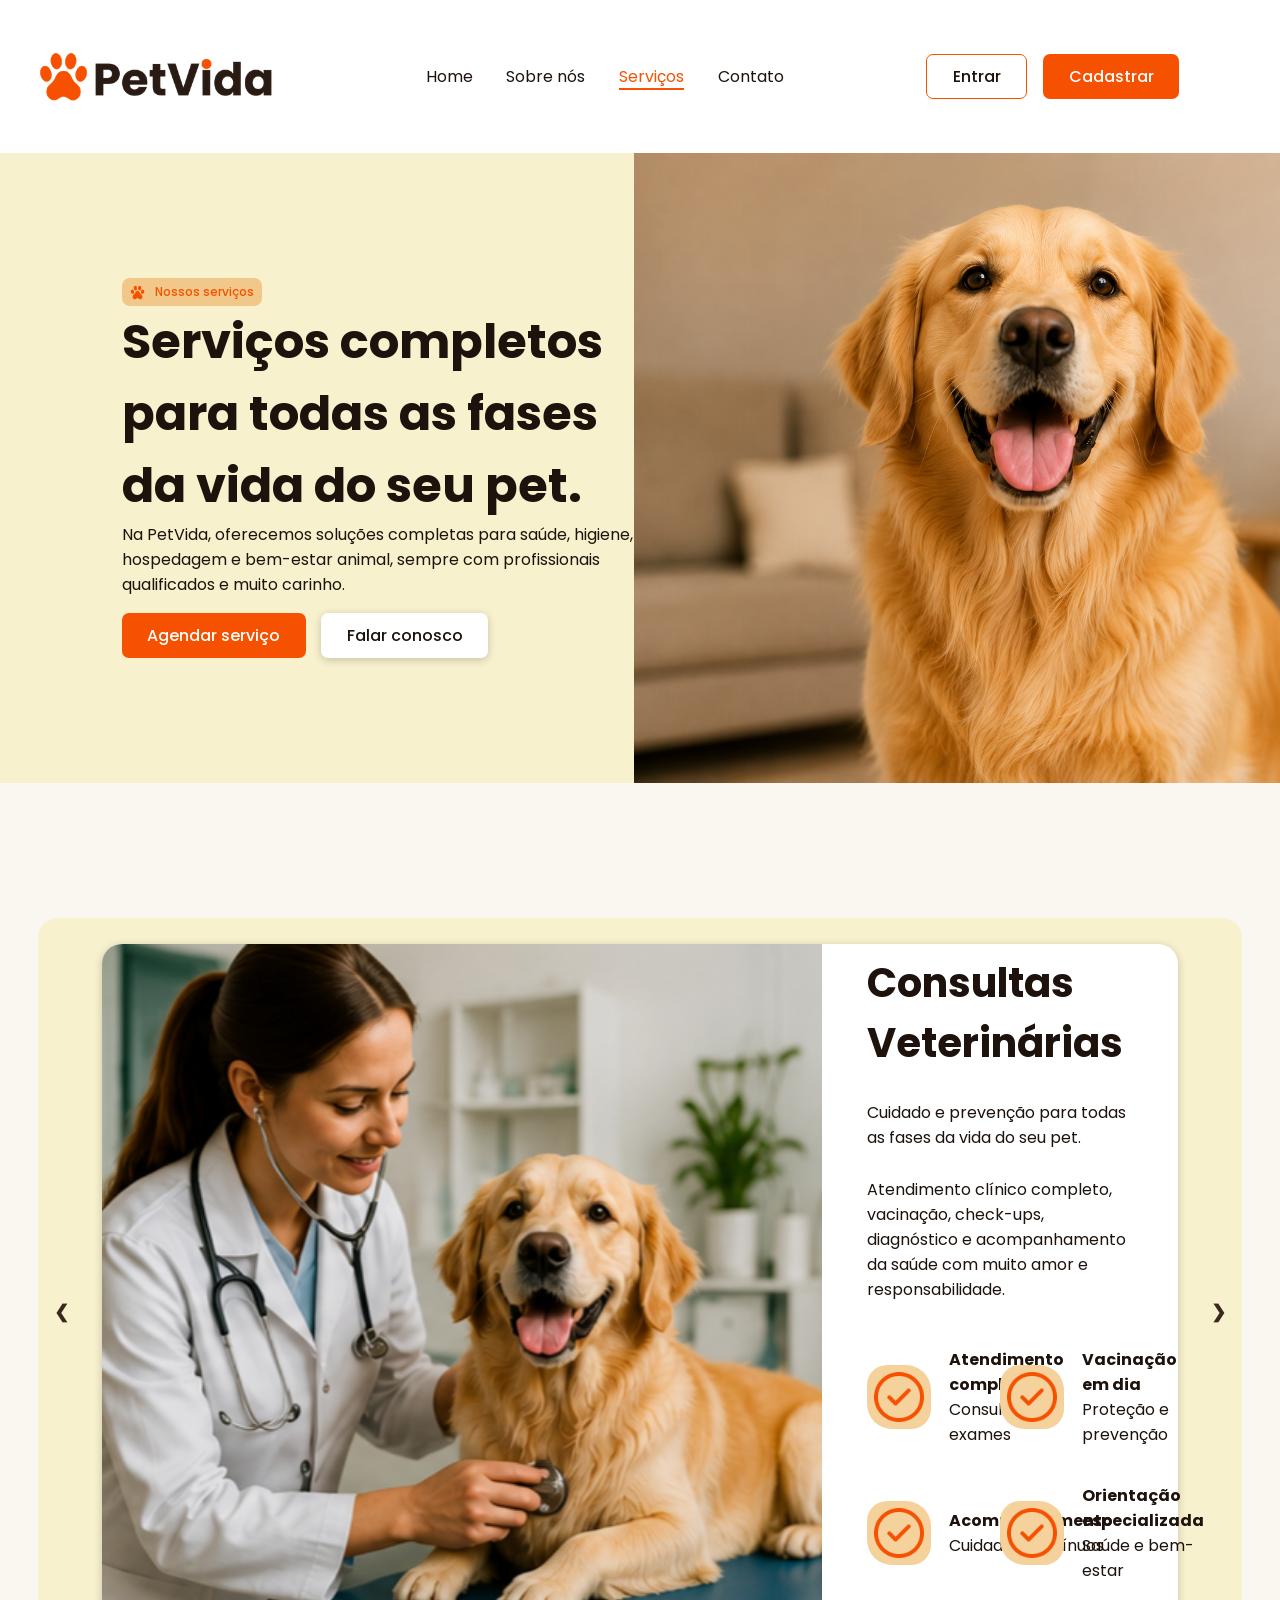
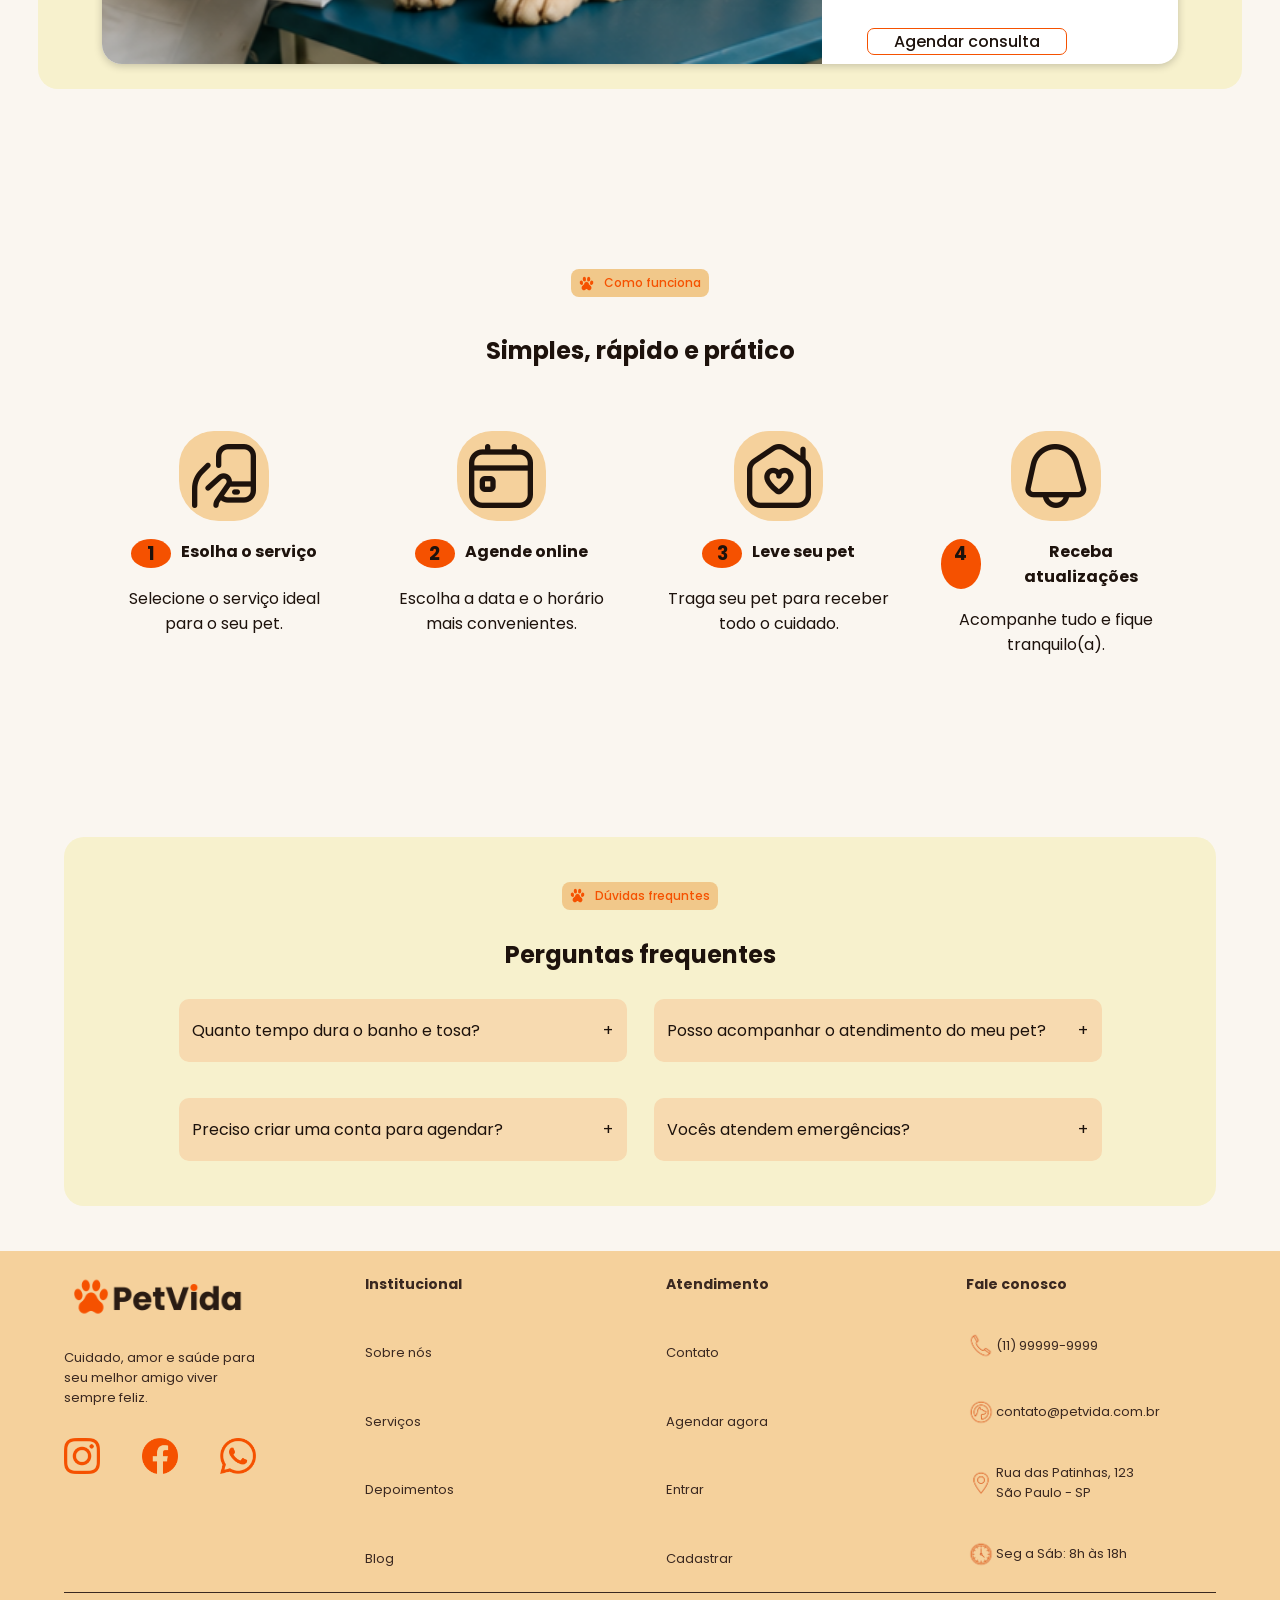
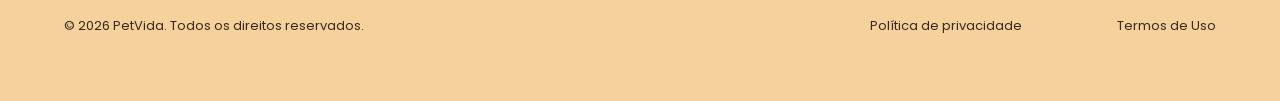
<file: paginação/serviços/servicos.html>
<!DOCTYPE html>
<html lang="pt-br">
<head>
    <meta charset="UTF-8">
    <meta name="viewport" content="width=device-width, initial-scale=1.0">
    <title>Nossos serviços | PetVida</title>

    <link rel="stylesheet" href="../../estilo.css">
    <link rel="stylesheet" href="../../responsividade.css">

    <link rel="preconnect" href="https://fonts.googleapis.com">
    <link rel="preconnect" href="https://fonts.gstatic.com" crossorigin>
    <link href="https://fonts.googleapis.com/css2?family=Cabin:ital,wght@0,400..700;1,400..700&family=Poppins:ital,wght@0,100;0,200;0,300;0,400;0,500;0,600;0,700;0,800;0,900;1,100;1,200;1,300;1,400;1,500;1,600;1,700;1,800;1,900&family=Raleway:ital,wght@0,100..900;1,100..900&display=swap" rel="stylesheet">
</head>
<body>
    <header>
        <nav class="nav_header">
            <img class="img_logo" src="../../logo_PetVida.png" alt="Logo do pet shop PetVida. Possui uma pata de cachorro laranja à esquerda seguido do texto PetVida em cor marrom escura e o pingo do i na cor laranja">
            <img class="menu" src="../../ícones/menu.png" alt="" onclick="toggleMenu()">
            <div class="div_menu" id="menu">
                <div class="div_menu_inutil">
                    <ul class="ul_header">
                        <li><a href="../../index.html" class="link_header">Home</a></li>
                        <li><a href="../sobre nós/sobre_nos.html" class="link_header">Sobre nós</a></li>
                        <li><a href="servicos.html" class="active">Serviços</a></li>
                        <li><a href="../contato/contato.html" class="link_header">Contato</a></li>
                    </ul>
                    <div class="div_header">
                        <a class="button_cta secondary" href="../acesso/acesso.html">Entrar</a>
                        <a class="button_cta primary" href="../acesso/acesso.html">Cadastrar</a>
                    </div>
                </div>
            </div>
        </nav>
    </header>

    <main>
        <section class="section_sobre  section_sobre_hero">
            <article class="article_hero">
                <div class="div_tag">
                    <img src="../../icon_patinha.png" alt="Ícone de pata de cachorro na cor laranja">
                    <p>Nossos serviços</p>
                </div>
                <h1>Serviços completos para todas as fases da vida do seu pet.</h1>
                <p>Na PetVida, oferecemos soluções completas para saúde, higiene, hospedagem e bem-estar animal, sempre com profissionais qualificados e muito carinho.</p>
                <div class="div_hero_itens">
                    <a class="button_cta primary" href="#">Agendar serviço</a>
                    <a class="button_cta terciary" href="../contato/contato.html">Falar conosco</a>
                </div>
            </article>
            <img class="img_hero_sobre" src="hero_servicos.png" alt="">
        </section>

        <!--Section Serviços em slide-->
        <section class="section_servicos_slide">
            <article class="article_servico_slide">
                <div class="div_slide">
                    <img class="img_servico_slide" src="veterinario.png" alt="">
                    <div class="div_servico_slide">
                        <h2>Consultas Veterinárias</h2>
                        <p>Cuidado e prevenção para todas as fases da vida do seu pet.</p>
                        <p>Atendimento clínico completo, vacinação, check-ups, diagnóstico e acompanhamento da saúde com muito amor e responsabilidade.</p>
                        <div class="div_servico_slide_check">
                            <div class="div_caixa_servico">
                                <img src="../../ícones/icon_check.png" alt="">
                                <div>
                                    <h4>Atendimento completo</h4>
                                    <p>Consultas e exames</p>
                                </div>
                            </div>
                            <div class="div_caixa_servico">
                                <img src="../../ícones/icon_check.png" alt="">
                                <div>
                                    <h4>Vacinação em dia</h4>
                                    <p>Proteção e prevenção</p>
                                </div>
                            </div>
                            <div class="div_caixa_servico">
                                <img src="../../ícones/icon_check.png" alt="">
                                <div>
                                    <h4>Acompanhamento</h4>
                                    <p>Cuidados contínuos</p>
                                </div>
                            </div>
                            <div class="div_caixa_servico">
                                <img src="../../ícones/icon_check.png" alt="">
                                <div>
                                    <h4>Orientação especializada</h4>
                                    <p>Saúde e bem-estar</p>
                                </div>
                            </div>
                        </div>
                        <button class="button_cta secondary">Agendar consulta</button>
                    </div>
                </div>
            </article>
            <article class="article_servico_slide">
                <div class="div_slide">
                    <img class="img_servico_slide" src="hotel.png" alt="">
                    <div class="div_servico_slide">
                        <h2>Hotel Pet</h2>
                        <p>Hospedagem segura, confortável e cheia de carinho para o seu pet se sentir em casa.</p>
                        <p>Ambiente monitorado, recreação supervisionada, alimentação balanceada e todo o cuidado que ele precisa na sua ausência</p>
                        <div class="div_servico_slide_check">
                            <div class="div_caixa_servico">
                                <img src="../../ícones/icon_check.png" alt="">
                                <div>
                                    <h4>Ambiente confortávek</h4>
                                    <p>Espaço seguro</p>
                                </div>
                            </div>
                            <div class="div_caixa_servico">
                                <img src="../../ícones/icon_check.png" alt="">
                                <div>
                                    <h4>Alimentação balanceada</h4>
                                    <p>Dietas personalizadas</p>
                                </div>
                            </div>
                            <div class="div_caixa_servico">
                                <img src="../../ícones/icon_check.png" alt="">
                                <div>
                                    <h4>Recreação diária</h4>
                                    <p>atividades supervisionadas</p>
                                </div>
                            </div>
                            <div class="div_caixa_servico">
                                <img src="../../ícones/icon_check.png" alt="">
                                <div>
                                    <h4>Monitoramento 24h</h4>
                                    <p>Segurança e tranquilidade</p>
                                </div>
                            </div>
                        </div>
                        <button class="button_cta secondary">Reservar hospedagem</button>
                    </div>
                </div>
            </article>
            <article class="article_servico_slide">
                <div class="div_slide">
                    <img class="img_servico_slide" src="recreacao.png" alt="">
                    <div class="div_servico_slide">
                        <h2>Recreação</h2>
                        <p>Diversão, exercício e socialização para uma vida mais saudável e feliz.</p>
                        <p>Atividades físicas e cognitivas que estimulam o corpo e a mente do seu pet, sempre com supervisão profissional.</p>
                        <div class="div_servico_slide_check">
                            <div class="div_caixa_servico">
                                <img src="../../ícones/icon_check.png" alt="">
                                <div>
                                    <h4>Atividades variadas</h4>
                                    <p>Exercício e diversão</p>
                                </div>
                            </div>
                            <div class="div_caixa_servico">
                                <img src="../../ícones/icon_check.png" alt="">
                                <div>
                                    <h4>Estímulo mental</h4>
                                    <p>Jogos e brincadeiras</p>
                                </div>
                            </div>
                            <div class="div_caixa_servico">
                                <img src="../../ícones/icon_check.png" alt="">
                                <div>
                                    <h4>Socialização segura</h4>
                                    <p>Interação com outros pets</p>
                                </div>
                            </div>
                            <div class="div_caixa_servico">
                                <img src="../../ícones/icon_check.png" alt="">
                                <div>
                                    <h4>Supervisão profissional</h4>
                                    <p>Segurança garantida</p>
                                </div>
                            </div>
                        </div>
                        <button class="button_cta secondary">Agendar recreação</button>
                    </div>
                </div>
            </article>
            <article class="article_servico_slide">
                <div class="div_slide">
                    <img class="img_servico_slide" src="loja.png" alt="">
                    <div class="div_servico_slide">
                        <h2>Loja Pet</h2>
                        <p>Tudo o que seu pet precisa com qualidade e confiança.</p>
                        <p>Rações, brinquedos, acessórios, produtos de higiene e muito mais, selecionados com carinho para o bem-estar do seu melhor amigo.</p>
                        <div class="div_servico_slide_check">
                            <div class="div_caixa_servico">
                                <img src="../../ícones/icon_check.png" alt="">
                                <div>
                                    <h4>Produtos selecionados</h4>
                                    <p>Qualidade garantida</p>
                                </div>
                            </div>
                            <div class="div_caixa_servico">
                                <img src="../../ícones/icon_check.png" alt="">
                                <div>
                                    <h4>Marcas confiáveis</h4>
                                    <p>Parcerias de qualidade</p>
                                </div>
                            </div>
                            <div class="div_caixa_servico">
                                <img src="../../ícones/icon_check.png" alt="">
                                <div>
                                    <h4>Variedade completa</h4>
                                    <p>Tudo em um só lugar</p>
                                </div>
                            </div>
                            <div class="div_caixa_servico">
                                <img src="../../ícones/icon_check.png" alt="">
                                <div>
                                    <h4>Atendimento especializado</h4>
                                    <p>Dicas e recomendações</p>
                                </div>
                            </div>
                        </div>
                        <button class="button_cta secondary">Ver produtos</button>
                    </div>
                </div>
            </article>
            <article class="article_servico_slide">
                <div class="div_slide">
                    <img class="img_servico_slide" src="banho_tosa.png" alt="">
                    <div class="div_servico_slide">
                        <h2>Banho e Tosa</h2>
                        <p>Mais que beleza, é cuidado e saúde para o seu pet.</p>
                        <p>Utilizamos produtos de alta qualidade, adequados para cada tipo de pelagem e pele. Nossos profissionais são treinados para garantir conforto, segurança e um resultado impecável.</p>
                        <div class="div_servico_slide_check">
                            <div class="div_caixa_servico">
                                <img src="../../ícones/icon_check.png" alt="">
                                <div>
                                    <h4>Produtos premium</h4>
                                    <p>Hipoalergênicos e seguros</p>
                                </div>
                            </div>
                            <div class="div_caixa_servico">
                                <img src="../../ícones/icon_check.png" alt="">
                                <div>
                                    <h4>Profissionais qualificados</h4>
                                    <p>Experiência e carinho</p>
                                </div>
                            </div>
                            <div class="div_caixa_servico">
                                <img src="../../ícones/icon_check.png" alt="">
                                <div>
                                    <h4>Ambiente seguro</h4>
                                    <p>Higiene e conforto garantidos</p>
                                </div>
                            </div>
                            <div class="div_caixa_servico">
                                <img src="../../ícones/icon_check.png" alt="">
                                <div>
                                    <h4>Para todas as raças</h4>
                                    <p>Atendimento personalizado</p>
                                </div>
                            </div>
                        </div>
                        <button class="button_cta secondary">Agendar Banho e Tosa</button>
                    </div>
                </div>
            </article>
            <article class="article_servico_slide">
                <div class="div_slide">
                    <img class="img_servico_slide" src="cuidados.png" alt="">
                    <div class="div_servico_slide">
                        <h2>Cuidados especiais</h2>
                        <p>Atenção dedicada para pets que precisam de cuidados específicos.</p>
                        <p>Serviços personalizados para animais idosos, filhotes ou com necessidades especiais, sempre com muito amor e paciência.</p>
                        <div class="div_servico_slide_check">
                            <div class="div_caixa_servico">
                                <img src="../../ícones/icon_check.png" alt="">
                                <div>
                                    <h4>Atenção personalizada</h4>
                                    <p>Cada pet é único</p>
                                </div>
                            </div>
                            <div class="div_caixa_servico">
                                <img src="../../ícones/icon_check.png" alt="">
                                <div>
                                    <h4>Filhotes</h4>
                                    <p>Início de vida saudável</p>
                                </div>
                            </div>
                            <div class="div_caixa_servico">
                                <img src="../../ícones/icon_check.png" alt="">
                                <div>
                                    <h4>Pet sênior</h4>
                                    <p>Cuidados para idosos</p>
                                </div>
                            </div>
                            <div class="div_caixa_servico">
                                <img src="../../ícones/icon_check.png" alt="">
                                <div>
                                    <h4>Necessidades específicas</h4>
                                    <p>Cuidados especiais</p>
                                </div>
                            </div>
                        </div>
                        <button class="button_cta secondary">Agendar cuidados</button>
                    </div>
                </div>
            </article>
            <a class="prev" onclick="plusSlides(-1)">&#10094;</a>
            <a class="next" onclick="plusSlides(1)">&#10095;</a>
        </section>

        <section class="section_funcionamento">
            <div class="div_tag">
                <img src="../../icon_patinha.png" alt="Ícone de pata de cachorro na cor laranja">
                <p>Como funciona</p>
            </div>
            <h2>Simples, rápido e prático</h2>
            <article class="article_funcionamento">
                <div class="div_funcionamento">
                    <div class="fundo_img">
                        <img src="mobile-hand.png" alt="">
                    </div>
                    <div class="funcionamento_texto">
                        <h3>1</h3>
                        <h4>Esolha o serviço</h4>
                    </div>
                    <p>Selecione o serviço ideal para o seu pet.</p>
                </div>
                <div class="div_funcionamento">
                    <div class="fundo_img">
                        <img src="calendar-day.png" alt="">
                    </div>
                    <div class="funcionamento_texto">
                        <h3>2</h3>
                        <h4>Agende online</h4>
                    </div>
                    <p>Escolha a data e o horário mais convenientes.</p>
                </div>
                <div class="div_funcionamento">
                    <div class="fundo_img">
                        <img src="house-chimney-heart.png" alt="">
                    </div>
                    <div class="funcionamento_texto">
                        <h3>3</h3>
                        <h4>Leve seu pet</h4>
                    </div>
                    <p>Traga seu pet para receber todo o cuidado.</p>
                </div>
                <div class="div_funcionamento">
                    <div class="fundo_img">
                        <img src="bell.png" alt="">
                    </div>
                    <div class="funcionamento_texto">
                        <h3>4</h3>
                        <h4>Receba atualizações</h4>
                    </div>
                    <p>Acompanhe tudo e fique tranquilo(a).</p>
                </div>
            </article>
        </section>
        <section class="section_duvidas">
            <div class="div_tag">
                <img src="../../icon_patinha.png" alt="Ícone de pata de cachorro na cor laranja">
                <p>Dúvidas frequntes</p>
            </div>
            <h2>Perguntas frequentes</h2>
            <article class="article_duvidas">
                <div class="div_duvidas">
                    <div onclick="menuP1()" class="div_caixa_pergunta">
                        <div class="div_pergunta">
                            <p>Quanto tempo dura o banho e tosa?</p>
                            <span class="span_pergunta">+</span>
                        </div>
                        <div id="pergunta1" class="div_resposta">
                            <p>O tempo varia conforme o porte, a raça e as necessidades do pet. Em média, o atendimento dura entre 1 e 3 horas.</p>
                        </div>
                    </div>
                    <div onclick="menuP2()" class="div_caixa_pergunta">
                        <div class="div_pergunta">
                            <p>Preciso criar uma conta para agendar?</p>
                            <span class="span_pergunta">+</span>
                        </div>
                        <div id="pergunta2" class="div_resposta">
                            <p>Não é obrigatório. Porém, ao criar uma conta na PetVida, você poderá acompanhar agendamentos, histórico de serviços e receber promoções exclusivas.</p>
                        </div>
                    </div>
                </div>
                <div class="div_duvidas">
                    <div onclick="menuP3()" class="div_caixa_pergunta">
                        <div class="div_pergunta">
                            <p>Posso acompanhar o atendimento do meu pet?</p>
                            <span class="span_pergunta">+</span>
                        </div>
                        <div id="pergunta3" class="div_resposta">
                            <p>Para garantir o conforto dos animais e a organização do espaço, os atendimentos são realizados pela equipe da PetVida. Em alguns serviços, enviamos fotos e atualizações durante o processo.</p>
                        </div>
                    </div>
                    <div onclick="menuP4()" class="div_caixa_pergunta">
                        <div class="div_pergunta">
                            <p>Vocês atendem emergências?</p>
                            <span class="span_pergunta">+</span>
                        </div>
                        <div id="pergunta4" class="div_resposta">
                            <p>Não realizamos atendimentos de emergência. Em casos urgentes, recomendamos procurar imediatamente um hospital veterinário especializado.</p>
                        </div>
                    </div>
                </div>
            </article>
        </section>
    </main>

    <footer>
        <article>
            <div class="div_footer">
                <img src="../../logo_PetVida.png" alt="Logo do pet shop PetVida. Possui uma pata de cachorro laranja à esquerda seguido do texto PetVida em cor marrom escura e o pingo do i na cor laranja">
                <p>Cuidado, amor e saúde para seu melhor amigo viver sempre feliz.</p>
                <div>
                    <img class="icon_redes" src="../../instagram.png" alt="">
                    <img class="icon_redes" src="../../facebook.png" alt="">
                    <img class="icon_redes" src="../../whatsapp.png" alt="">
                </div>
            </div>
            <div class="div_footer_textos">
                <h4>Institucional</h4>
                <a href="../sobre nós/sobre_nos.html">Sobre nós</a>
                <a href="../../index.html/#section_servicos">Serviços</a>
                <a href="">Depoimentos</a>
                <a href="">Blog</a>
            </div>
            <div class="div_footer_textos">
                <h4>Atendimento</h4>
                <a href="contato.html">Contato</a>
                <a href="">Agendar agora</a>
                <a href="../acesso/acesso.html">Entrar</a>
                <a href="../acesso/acesso.html">Cadastrar</a>
            </div>
            <div class="div_footer_textos">
                <h4>Fale conosco</h4>
                <span>
                    <img src="../../ícones/icon_telefone.png" alt="">
                    <p>(11) 99999-9999</p>
                </span>
                <span>
                    <img src="../../ícones/icon_arroba.png" alt="">
                    <p>contato@petvida.com.br</p>
                </span>
                <span>
                    <img src="../../ícones/icon_localizacao.png" alt="">
                    <p>Rua das Patinhas, 123 São Paulo - SP</p>
                </span>
                <span>
                    <img src="../../ícones/icon_horario.png" alt="">
                    <p>Seg a Sáb: 8h às 18h</p>
                </span>
            </div>
        </article>
        <article>
            <div>
                <p>© 2026 PetVida. Todos os direitos reservados.</p>
            </div>
            <div>
                <p>Política de privacidade</p>
                <p>Termos de Uso</p>
            </div>
        </article>
    </footer>

    <script src="../../app.js"></script>
</body>
</html>
</file>
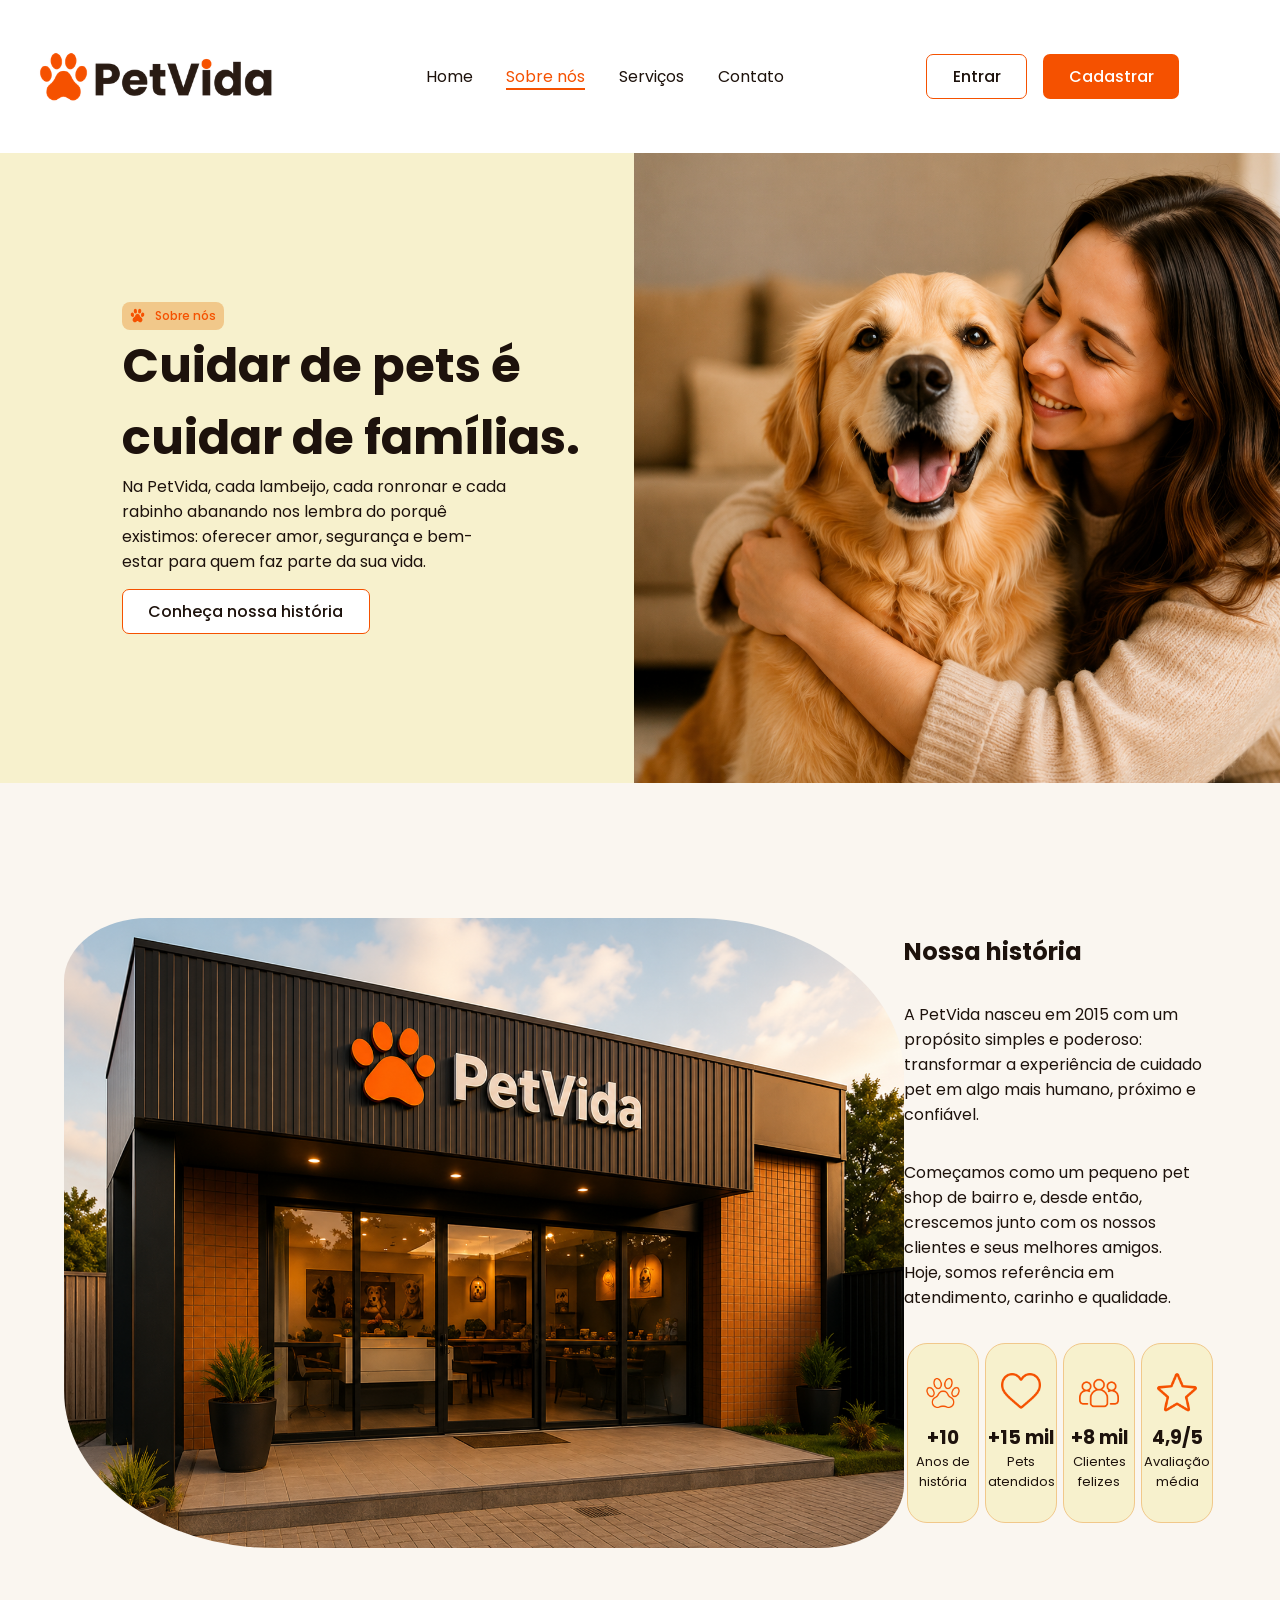
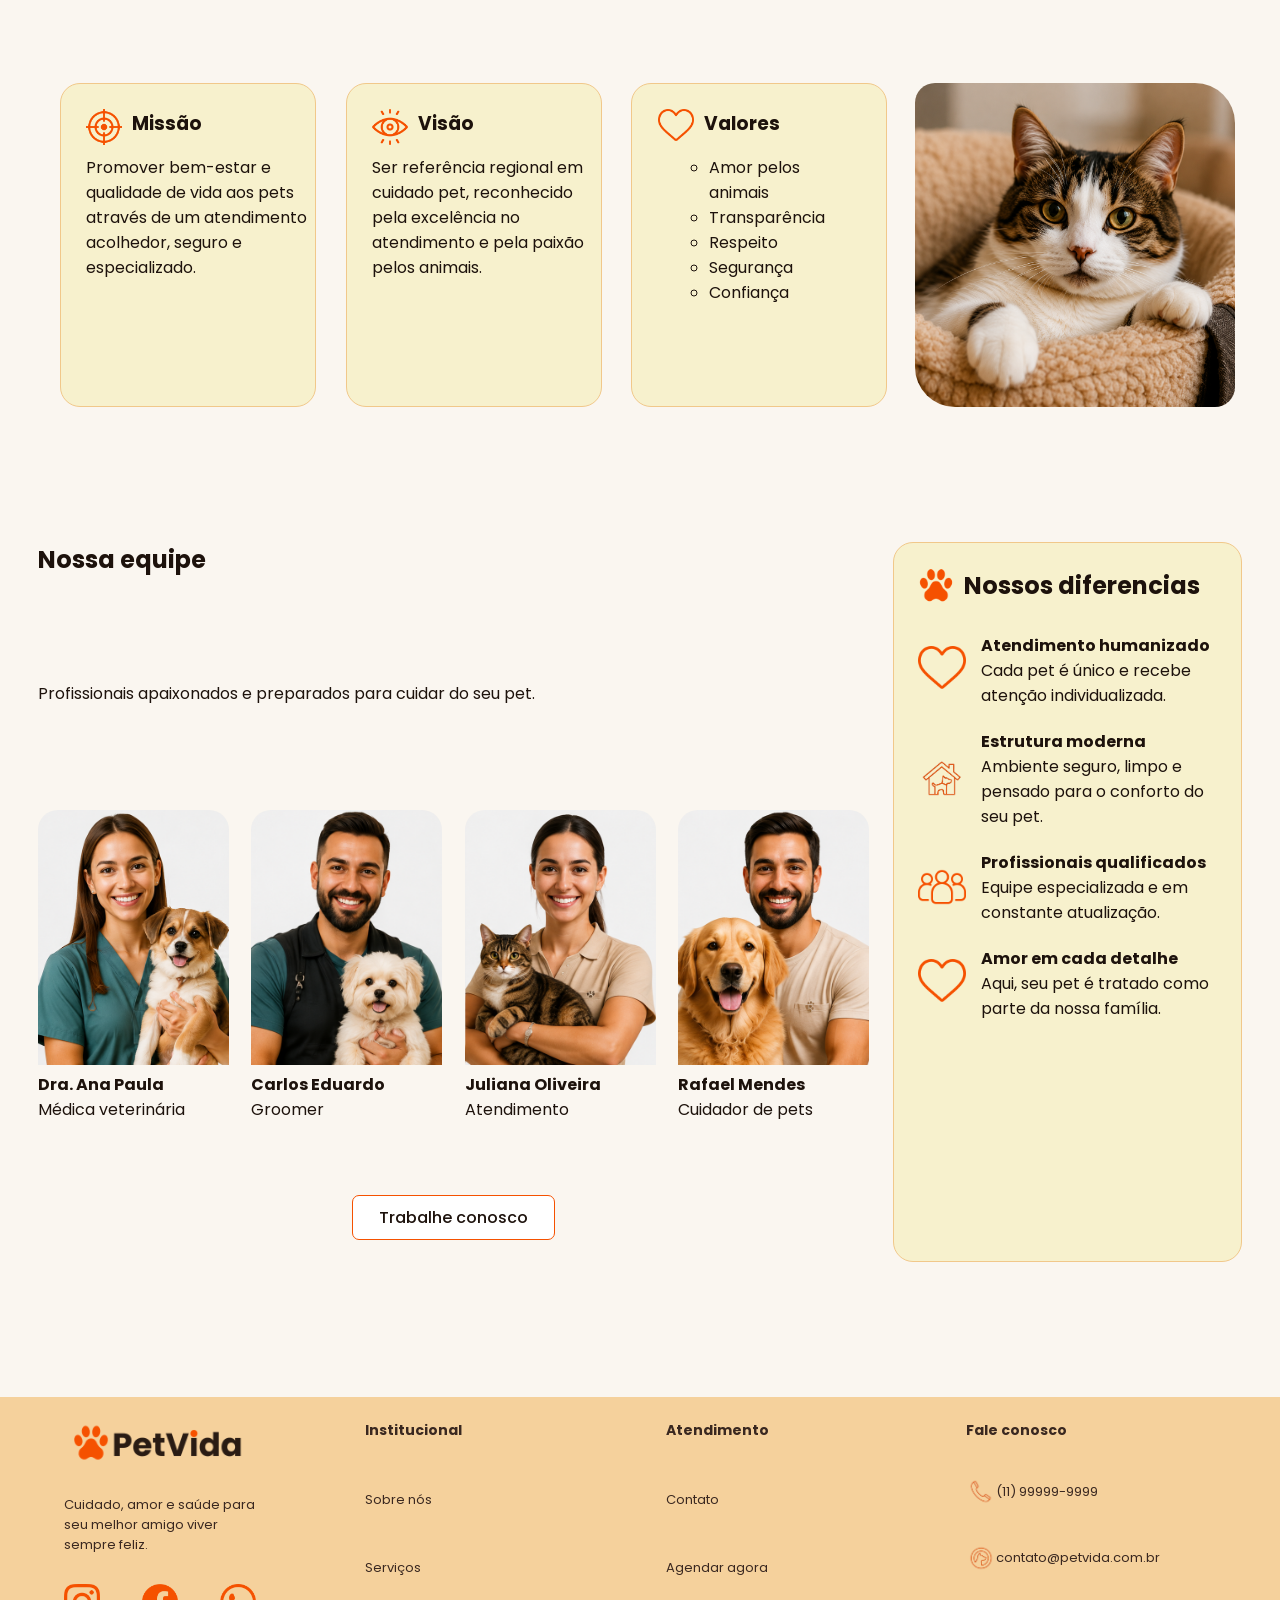
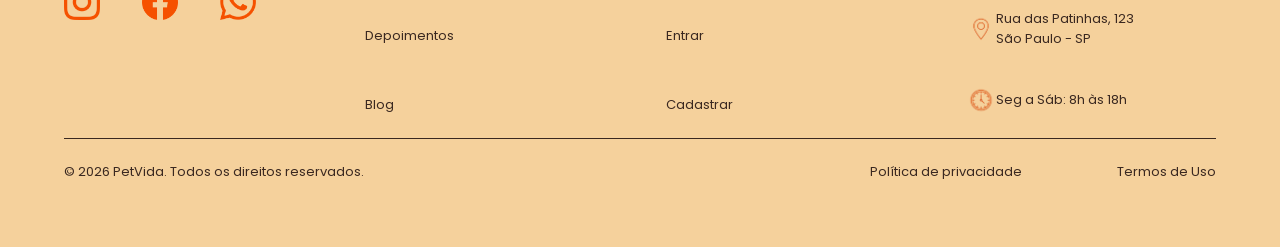
<file: paginação/sobre nós/sobre_nos.html>
<!DOCTYPE html>
<html lang="pt-br">
<head>
    <meta charset="UTF-8">
    <meta name="viewport" content="width=device-width, initial-scale=1.0">
    <title>Sobre nós | PetVida</title>

    <link rel="stylesheet" href="../../estilo.css">
    <link rel="stylesheet" href="../../responsividade.css">

    <link rel="preconnect" href="https://fonts.googleapis.com">
    <link rel="preconnect" href="https://fonts.gstatic.com" crossorigin>
    <link href="https://fonts.googleapis.com/css2?family=Cabin:ital,wght@0,400..700;1,400..700&family=Poppins:ital,wght@0,100;0,200;0,300;0,400;0,500;0,600;0,700;0,800;0,900;1,100;1,200;1,300;1,400;1,500;1,600;1,700;1,800;1,900&family=Raleway:ital,wght@0,100..900;1,100..900&display=swap" rel="stylesheet">
</head>
<body>
    <header>
        <nav class="nav_header">
            <img class="img_logo" src="../../logo_PetVida.png" alt="Logo do pet shop PetVida. Possui uma pata de cachorro laranja à esquerda seguido do texto PetVida em cor marrom escura e o pingo do i na cor laranja">
            <img class="menu" src="../../ícones/menu.png" alt="" onclick="toggleMenu()">
            <div class="div_menu" id="menu">
                <div class="div_menu_inutil">
                    <ul class="ul_header">
                        <li><a href="../../index.html" class="link_header">Home</a></li>
                        <li><a href="sobre_nos.html" class="active">Sobre nós</a></li>
                        <li><a href="../serviços/servicos.html" class="link_header">Serviços</a></li>
                        <li><a href="../contato/contato.html" class="link_header">Contato</a></li>
                    </ul>
                    <div class="div_header">
                        <a class="button_cta secondary" href="../acesso/acesso.html">Entrar</a>
                        <a class="button_cta primary" href="../acesso/acesso.html">Cadastrar</a>
                    </div>
                </div>
            </div>
        </nav>
    </header>

    <main>
        <section class="section_sobre section_sobre_hero">
            <article class="article_hero">
                <div class="div_tag">
                    <img src="../../icon_patinha.png" alt="Ícone de pata de cachorro na cor laranja">
                    <p>Sobre nós</p>
                </div>
                <h1>Cuidar de pets é cuidar de famílias.</h1>
                <p class="p_hero">Na PetVida, cada lambeijo, cada ronronar e cada rabinho abanando nos lembra do porquê existimos: oferecer amor, segurança e bem-estar para quem faz parte da sua vida.</p>
                <div class="div_hero_itens">
                    <a class="button_cta secondary" href="#historia">Conheça nossa história</a>
                </div>
            </article>
            <img class="img_hero_sobre" src="sobre_hero.png" alt="">
        </section>
        <section id="historia" class="section_sobre">
            <img class="img_sobre" src="historia.png" alt="">
            <article class="article_sobre">
                <h2>Nossa história</h2>
                <p>A PetVida nasceu em 2015 com um propósito simples e poderoso: transformar a experiência de cuidado pet em algo mais humano, próximo e confiável.</p>
                <p>Começamos como um pequeno pet shop de bairro e, desde então, crescemos junto com os nossos clientes e seus melhores amigos.<br>Hoje, somos referência em atendimento, carinho e qualidade.</p>
                <div class="cards">
                    <div class="cards_sobre">
                        <img src="../../ícones/icon_pata.png" alt="">
                        <h3>+10</h3>
                        <p>Anos de história</p>
                    </div>
                    <div class="cards_sobre">
                        <img src="../../ícones/icon_coracao.png" alt="">
                        <h3>+15 mil</h3>
                        <p>Pets atendidos</p>
                    </div>
                    <div class="cards_sobre">
                        <img src="../../ícones/icon_team.png" alt="">
                        <h3>+8 mil</h3>
                        <p>Clientes felizes</p>
                    </div>
                    <div class="cards_sobre">
                        <img src="../../ícones/icon_estrela.png" alt="">
                        <h3>4,9/5</h3>
                        <p>Avaliação média</p>
                    </div>
                </div>
            </article>
        </section>
        <section class="section_mvv">
            <article class="article_cards">
                <div class="cards_mvv">
                    <div>
                        <img src="../../ícones/icon_target.png" alt="">
                        <h3>Missão</h3>
                    </div>
                    <p class="p_cards">Promover bem-estar e qualidade de vida aos pets através de um atendimento acolhedor, seguro e especializado.</p>
                </div>
                <div class="cards_mvv">
                    <div>
                        <img src="../../ícones/icon_visao.png" alt="">
                        <h3>Visão</h3>
                    </div>
                    <p class="p_cards">Ser referência regional em cuidado pet, reconhecido pela excelência no atendimento e pela paixão pelos animais.</p>
                </div>
                <div class="cards_mvv">
                    <div>
                        <img src="../../ícones/icon_coracao.png" alt="">
                        <h3>Valores</h3>
                    </div>
                    <ul>
                        <li>Amor pelos animais</li>
                        <li>Transparência</li>
                        <li>Respeito</li>
                        <li>Segurança</li>
                        <li>Confiança</li>
                    </ul>
                </div>
            </article>
            <img class="img_mvv" src="img_gato.png" alt="">
        </section>
        <section class="section_profissional">
            <article class="article_equipe">
                <div class="div_equipe">
                    <h2>Nossa equipe</h2>
                    <p>Profissionais apaixonados e preparados para cuidar do seu pet.</p>
                    <div class="div_profissionais">
                        <div class="profissionais">
                            <img src="p_veterinaria.png" alt="">
                            <h4>Dra. Ana Paula</h4>
                            <p>Médica veterinária</p>
                        </div>
                        <div class="profissionais">
                            <img src="p_groomer.png" alt="">
                            <h4>Carlos Eduardo</h4>
                            <p>Groomer</p>
                        </div>
                        <div class="profissionais">
                            <img src="p_atendente.png" alt="">
                            <h4>Juliana Oliveira</h4>
                            <p>Atendimento</p>
                        </div>
                        <div class="profissionais">
                            <img src="p_cuidador.png" alt="">
                            <h4>Rafael Mendes</h4>
                            <p>Cuidador de pets</p>
                        </div>
                    </div>
                </div>
                <a href="../acesso/trabalhe.html" class="button_cta secondary">Trabalhe conosco</a>
            </article>            
            <article class="article_diferencial">
                <div class="div_article_diferencial">
                    <img src="../../icon_patinha.png" alt="">
                    <h2>Nossos diferencias</h2>
                </div>
                <div class="div_diferenciais">
                    <img src="../../ícones/icon_coracao.png" alt="">
                    <div>
                        <h4>Atendimento humanizado</h4>
                        <p>Cada pet é único e recebe atenção individualizada.</p>
                    </div>
                </div>
                <div class="div_diferenciais">
                    <img src="../../ícones/icon_casinha.png" alt="">
                    <div>
                        <h4>Estrutura moderna</h4>
                        <p>Ambiente seguro, limpo e pensado para o conforto do seu pet.</p>
                    </div>
                </div>
                <div class="div_diferenciais">
                    <img src="../../ícones/icon_team.png" alt="">
                    <div>
                        <h4>Profissionais qualificados</h4>
                        <p>Equipe especializada e em constante atualização.</p>
                    </div>
                </div>
                <div class="div_diferenciais">
                    <img src="../../ícones/icon_coracao.png" alt="">
                    <div>
                        <h4>Amor em cada detalhe</h4>
                        <p>Aqui, seu pet é tratado como parte da nossa família.</p>
                    </div>
                </div>
            </article>
        </section>
    </main>

    <footer>
        <article>
            <div class="div_footer">
                <img src="../../logo_PetVida.png" alt="Logo do pet shop PetVida. Possui uma pata de cachorro laranja à esquerda seguido do texto PetVida em cor marrom escura e o pingo do i na cor laranja">
                <p>Cuidado, amor e saúde para seu melhor amigo viver sempre feliz.</p>
                <div>
                    <img class="icon_redes" src="../../instagram.png" alt="">
                    <img class="icon_redes" src="../../facebook.png" alt="">
                    <img class="icon_redes" src="../../whatsapp.png" alt="">
                </div>
            </div>
            <div class="div_footer_textos">
                <h4>Institucional</h4>
                <a href="sobre_nos.html">Sobre nós</a>
                <a href="../serviços/servicos.html">Serviços</a>
                <a href="#">Depoimentos</a>
                <a href="#">Blog</a>
            </div>
            <div class="div_footer_textos">
                <h4>Atendimento</h4>
                <a href="../contato/contato.html">Contato</a>
                <a href="#">Agendar agora</a>
                <a href="../acesso/acesso.html">Entrar</a>
                <a href="../acesso/acesso.html">Cadastrar</a>
            </div>
            <div class="div_footer_textos">
                <h4>Fale conosco</h4>
                <span>
                    <img src="../../ícones/icon_telefone.png" alt="">
                    <p>(11) 99999-9999</p>
                </span>
                <span>
                    <img src="../../ícones/icon_arroba.png" alt="">
                    <p>contato@petvida.com.br</p>
                </span>
                <span>
                    <img src="../../ícones/icon_localizacao.png" alt="">
                    <p>Rua das Patinhas, 123 São Paulo - SP</p>
                </span>
                <span>
                    <img src="../../ícones/icon_horario.png" alt="">
                    <p>Seg a Sáb: 8h às 18h</p>
                </span>
            </div>
        </article>
        <article>
            <div>
                <p>© 2026 PetVida. Todos os direitos reservados.</p>
            </div>
            <div>
                <p>Política de privacidade</p>
                <p>Termos de Uso</p>
            </div>
        </article>
    </footer>

    <script src="../../app.js"></script>
</body>
</html>
</file>
<file: estilo.css>
* {
    margin: 0;
    padding: 0;
    text-decoration: none;
    list-style-type: none;

    font-family: 'Poppins';
    color: #1d120c;

    box-sizing: border-box;
}

main {
    min-height: 100vh;
    background-color: #FAF6F0;
    display: flex;
    flex-direction: column;
    align-items: center;
    gap: 15vh;
}

header {
    background-color: #FFFFFF;
    width: 100%;
    height: 17vh;
    box-sizing: border-box;
    display: flex;
    align-items: center;
}

.menu {
    width: 0;
}

.img_logo {
    width: 250px;
}

.nav_header {
    padding: 0 2%;

    display: flex;
    flex-direction: row;
    justify-content: space-between;
    align-items: center;
    width: 100%;

    .active {
        color: #f55100;
        border-bottom: #f55100 solid 2px;
    }
}

.div_menu {
    display: flex;
    flex-direction: row;
    justify-content: space-around;
    align-items: center;
    width: 70vw;
}

.div_menu_inutil {
    display: flex;
    flex-direction: row;
    justify-content: space-around;
    align-items: center;
    width: 100%;
}

.ul_header {
    width: 40%;
    display: flex;
    flex-direction: row;
    justify-content: space-between;
}

.div_header {
    width: 30%;
    display: flex;
    justify-content: space-around;
}

.link_header {
    transition: 0.4s;
}

.link_header:hover {
    color: #f55100;
    font-weight: 500;
}

footer {
    background-color: #f5d19c;
    width: 100%;
    box-sizing: border-box;
    height: 50vh;
    padding: 0 5%;

    article {
        padding: 2% 0;
        display: flex;
        flex-direction: row;
        justify-content: space-between;

        font-size: 13px;

        div, p, a, h4, img, span {
            color: #3a2820;
        }

        h4 {
            font-size: 14px;
        }
    }

    article:first-of-type {
        height: 38vh;
        border-bottom: #3a2820 solid 1px;
        padding-right: 5%;

        div {
            width: 15vw;
        }
    }

    article:last-of-type {
        div {
            width: 30%;
            display: flex;
            flex-direction: row;
            justify-content: space-between;
        }
    }
}

.div_footer {
    display: flex;
    flex-direction: column;
    gap: 10%;

    img {
        width: 180px;
    }

    div {
        width: 50%;
        display: flex;
        flex-direction: row;
        justify-content: space-between;
    }
}

.div_footer_textos {
    display: flex;
    flex-direction: column;
    justify-content: space-between;

    a {
        display: flex;
        flex-direction: row;
    }

    span {
        display: flex;
        flex-direction: row;
        align-items: center;

        img {
            width: 30px;
        }
    }
}

.div_tag {
    display: flex;
    flex-direction: row;
    align-items: center;
    gap: 10px;

    background-color: #f1c88a;
    width: fit-content;
    height: 28px;
    border-radius: 8px;
    padding: 0 8px;

    font-size: 12px;
    font-weight: 500;

    img {
        width: 15px;
        background-color: #f1c88a;
    }

    p {
        background-color: #f1c88a;
        color: #f55100;
    }
}

.button_cta {
    height: 45px;
    width: fit-content;
    padding: 0 2vw;
    box-sizing: border-box;
    
    border-radius: 7px;
    border: none;

    font-size: 16px;
    text-align: center;
    font-weight: 500;
    display: flex;
    align-items: center;
}

.primary {
    background-color: #f55100;
    color: #FFFFFF;
    transition: all 0.5s ease;
}

.primary:hover {
    background: #db4b03;
    transform: translateY(-2px);
    box-shadow: 0 8px 20px rgba(172, 87, 3, 0.397);
}

.secondary {
    background-color: #FFFFFF;
    border: #f55100 solid 1px;
    transition: all 0.5s ease;
}

.secondary:hover {
    cursor: pointer;
    background-color: #f55100;
    border: #f55100 solid 1px;
    color: #FFFFFF;
}

.terciary {
    background-color: #FFFFFF;
    box-shadow: 0 2px 8px 0 rgba(0, 0, 0, 0.2);
    transition: all 0.5s ease;
}

.terciary:hover {
    transform: translateX(4px);
}

#section_hero {
    box-sizing: border-box;
    display: flex;
    flex-direction: row;
    justify-content: space-around;

    height: 100vh;
    width: 100%;
    overflow: hidden;

    background-color: #f7f1cd;
}

.section_sobre_hero {
    background-color: #f7f1cd;
}

.article_hero {
    width: 60vw;
    display: flex;
    flex-direction: column;
    justify-content: center;
    gap: 3%;

    padding-left: 5%;
    z-index: 999;

    .p_hero {
        width: 30vw;
    }

    h1 {
        font-size: 48px;
        width: 40vw;
    }
}

.div_hero_itens {
    margin-top: 3%;
    display: flex;
    flex-direction: row;
    gap: 3%;
}

.div_hero {
    display: flex;
    flex-direction: row;
    align-items: center;
    gap: 5%;

    img {
        height: 64px;
    }
}

.article_hero_img {
    width: 50vw;
    background-color: #f7f1cd;
    position: relative;

    img {
        width: 45vw;
        position: absolute;
        right: 10%;
        bottom: 0%;
        z-index: 2;
    }
}

.blob {
    position: relative;
    right: 30%;
    top: -20%;
    z-index: 1;
    aspect-ratio: 1;
    clip-path: shape(from 21.48% 77.43%,curve to 9.56% 54.28% with 13.72% 67.07%,curve to 11.45% 28.44% with 5.40% 41.49%,curve to 31.46% 14.60% with 17.49% 15.38%,curve to 57.56% 13.99% with 45.43% 13.82%,curve to 80.27% 22.47% with 69.70% 14.17%,curve to 94.60% 45.00% with 90.84% 30.78%,curve to 86.59% 67.83% with 98.35% 59.22%,curve to 65.52% 87.77% with 74.83% 76.45%,curve to 42.71% 93.44% with 56.20% 99.10%,curve to 21.48% 77.43% with 29.23% 87.79%);
    background-color: #f7dab0;
}

.blob02 {
    position: relative;
    left: 20%;
    bottom: 80%;
    z-index: 1;
    aspect-ratio: 1;
    clip-path: shape(from 82.40% 69.34%,curve to 50.10% 84.99% with 66.71% 80.40%,curve to 19.57% 76.13% with 33.50% 89.59%,curve to 15.98% 47.89% with 5.65% 62.67%,curve to 37.19% 23.62% with 26.31% 33.11%,curve to 64.91% 17.94% with 48.07% 14.13%,curve to 89.91% 40.02% with 81.75% 21.76%,curve to 82.40% 69.34% with 98.08% 58.28%);  
    background-color: #f7dab0;
}

.section_hero_extra {
    width: 94vw;
    height: 30vh;
    padding: 2%;
    background-color: #FFFFFF;
    border-radius: 20px;
    box-shadow: 0 2px 8px 0 rgba(0, 0, 0, 0.2);

    display: flex;
    flex-direction: row;
    justify-content: space-between;
    align-items: center;

    position: absolute;
    z-index: 999999;
    bottom: -42%;
}

.div_hero_extra {
    height: 20vh;
    width: 21vw;
    display: flex;
    flex-direction: row;
    align-items: center;
    gap: 3%;

    padding-left: 15px;
    border-left: #f5d19c solid 2px;

    img {
        width: 84px;
        height: 84px;
        background-color: #f5d19c;
        border-radius: 35px 40px;
    }

    div {
        height: 20vh;
        display: flex;
        flex-direction: column;
        justify-content: space-around;
    }
}

.link {
    color: #f55100;
    font-weight: 500;
    transition: 0.5s;

    span {
        color: #f55100;
        font-weight: 500;
        transition: 0.5s;
    }
}

.link:hover {
    font-weight: 600;
    transform: translateX(4px);
    
    span {
        font-weight: 600;
    }
}

.div_hero_extra:first-of-type {
    border: none;
}

#section_servicos {
    margin-top: 10vh;
    width: 100%;
    height: 85vh;
    padding: 5%;
}

.article_servicos {
    width: 100%;
    display: flex;
    flex-direction: row;
    justify-content: space-between;
    align-items: start;
    gap: 2%;

    margin-bottom: 3vh;
}

.div_titulo_servicos {
    display: flex;
    flex-direction: row;
    align-items: center;
    gap: 3%;

    margin-bottom: 5%;

    img {
        width: 30px;
        height: 30px;
    }
}

.cards_servicos {
    width: 20%;

    img {
        width: 100%;
        border-radius: 20px;
    }

    div {
        display: flex;
        flex-direction: row;
        align-items: center;
        gap: 2%;

        img {
            width: 48px;
            height: 48px;
        }
    }
}

.section_sobre {
    padding: 0 5%;
    width: 100%;
    height: 70vh;

    display: flex;
    flex-direction: row;
    align-items: center;
    justify-content: space-around;
}

.img_sobre {
    height: 70vh;
    border-radius: 10% 25%;
}

.article_sobre {
    width: 40vw;
    height: 70vh;
    display: flex;
    flex-direction: column;
    justify-content: space-around;
}

.lista_item_sobre {
    margin-bottom: 10px;
    width: 60%;
    display: flex;
    flex-direction: row;
    gap: 10px;
    align-items: center;

    img {
        width: 30px;
        height: 30px;
    }
}

#section_cta {
    margin-bottom: 10vh;
    width: 90%;
    height: 25vh;
    background-color: #f55100;
    border-radius: 20px;

    display: flex;
    flex-direction: row;
    justify-content: space-around;
    align-items: center;

    position: relative;

    img {
        position: absolute;
        bottom: 0%;
        right: 70%;
        width: 25%;
    }

    div {
        margin-left: 30%;
        width: 35%;

        h2, p {
            color: #FAF6F0;
        }
    }
}

.img_hero_sobre {
    width: 100%;
    height: 100%;
    object-fit: cover;
}

.cards {
    width: 100%;
    height: 30%;

    display: flex;
    flex-direction: row;
    justify-content: space-around;
    align-items: start;
}

.article_cards {
    width: 67vw;
    height: 30%;

    display: flex;
    flex-direction: row;
    justify-content: space-around;
    align-items: start;
}

.cards_sobre {
    width: 23%;
    height: 20vh;
    background-color: #f7f1cd;
    border: #f1c88a solid 1px;
    border-radius: 20px;

    display: flex;
    flex-direction: column;
    justify-content: center;
    align-items: center;
    text-align: center;

    img {
        height: 40px;
        margin-bottom: 10px;
    }

    p {
        font-size: 13px;
    }
}

.cards_mvv {
    width: 20vw;
    height: 36vh;
    background-color: #f7f1cd;
    border: #f1c88a solid 1px;
    border-radius: 20px;

    display: flex;
    flex-direction: column;
    gap: 10px;

    ul li {
        list-style-type: circle;
        margin-left: 30%;
        margin-right: 10%;
    }

    p {
        margin-left: 10%;
    }

    div {
        margin-top: 10%;
        margin-left: 10%;
        width: 100%;
        display: flex;
        flex-direction: row;
        gap: 10px;

        img {
            width: 36px;
        }
    }
}

.section_mvv {
    width: 100%;
    padding: 0 3%;
    display: flex;
    flex-direction: row;
    justify-content: space-around;
}

.img_mvv {
    width: 25vw;
    height: 36vh;
    object-fit: cover;
    border-radius: 20px 40px;
}

.section_profissional {
    width: 100%;
    height: 80vh;
    padding: 0 3%;
    margin-bottom: 15vh;

    display: flex;
    flex-direction: row;
    justify-content: space-between;
    align-items: start;
}

.article_equipe {
    width: 69%;
    height: 97%;
    display: flex;
    flex-direction: column;
    align-items: center;
    justify-content: space-between;
}

.div_equipe {
    width: 100%;
    height: 83%;

    display: flex;
    flex-direction: column;
    align-items: start;
    justify-content: space-between;
}

.div_profissionais {
    width: 100%;
    display: flex;
    flex-direction: row;
    align-items: start;
    justify-content: space-between;
}

.profissionais {
    width: 23%;

    img {
        width: 100%;
        border-radius: 20px 20px 0 0;
    }
}

.article_diferencial {
    width: 29%;
    height: 100%;
    padding: 2%;
    background-color: #f7f1cd;
    border: #f1c88a solid 1px;
    border-radius: 20px;
}

.div_article_diferencial {
    margin-bottom: 10%;
    display: flex;
    flex-direction: row;
    align-items: center;
    gap: 10px;

    img {
        width: 36px;
        height: auto;
    }
}

.div_diferenciais {
    margin-bottom: 7%;
    width: 100%;
    display: flex;
    flex-direction: row;
    align-items: center;
    gap: 15px;

    img {
        width: 48px;
        height: 48px;
    }
}

.section_contato {
    width: 100%;
    height: 100vh;
    padding: 5%;

    display: flex;
    flex-direction: row;
    align-items: start;
    justify-content: space-between;
}

.article_contato {
    width: 25%;
}

.div_titulo_contato {
    margin-bottom: 5vh;

    div {
        display: flex;
        flex-direction: row;
        align-items: center;
        gap: 10px;

        img {
            width: 36px;
            height: 36px;
        }
    }
}

.div_contato {
    display: flex;
    flex-direction: column;
    gap: 2vh;
}

.div_info_contato {
    display: flex;
    flex-direction: row;
    align-items: center;
    gap: 2vh;

    img {
        width: 48px;
        height: 48px;
    }

    div {
        span {
            margin-top: 2vh;
            width: 100%;
            display: flex;
            flex-direction: row;
            justify-content: space-between;
        }
    }
}

.article_form {
    width: 45%;
    height: 100%;
    padding: 2vh 4vh;
    background-color: #FFFFFF;
    border-radius: 20px;
    box-shadow: 0 2px 8px 0 rgba(0, 0, 0, 0.2);

    display: flex;
    flex-direction: column;
    justify-content: space-around;
}

.form_contato {
    display: flex;
    flex-direction: column;
    gap: 1vh;
}

.input_form {
    margin-bottom: 2vh;
    width: 100%;
    height: 6vh;
    border-radius: 5px;
    border: #695a54 solid 1px;
}

.input_form::placeholder {
    padding-left: 1vh;
    color: #695a54;
}

.article_local {
    width: 25%;
    height: 100%;

    display: flex;
    flex-direction: column;
    justify-content: space-between;
    
    div {
        height: fit-content;
        padding: 2vh 4vh;
        background-color: #FFFFFF;
        border-radius: 20px;
        box-shadow: 0 2px 8px 0 rgba(0, 0, 0, 0.2);

        display: flex;
        flex-direction: column;
        gap: 10px;
    }
}

.icon_redes {
    width: 36px !important;
    height: 36px !important;
}

.section_acesso {
    margin: 5vh 0;
    padding: 5%;
}

.article_acesso {
    width: 60vw;
    height: fit-content;
    padding: 2vh 4vh;
    background-color: #FFFFFF;
    border-radius: 20px;
    box-shadow: 0 2px 8px 0 rgba(0, 0, 0, 0.2);

    display: flex;
    flex-direction: column;
    gap: 10px;
    align-items: center;

    form {
        width: 100%;
        display: flex;
        flex-direction: column;
        gap: 10px;
    }

    div {
        display: flex;
        flex-direction: row;
        align-items: center;
        gap: 5vh;
    }
}

.titulo_acesso {
    width: 100%;
}

.cadastrar {
    display: none;
}

.div_resposta {
    max-height: 0;
    overflow: hidden;
    transition: all 0.5s ease;
}

.resposta_aberta {
    max-height: fit-content;
    background-color: #f7dab0;
    border-radius: 0 0 10px;
    padding: 2% 0;
    transition: all 0.5s ease;
}

.section_duvidas {
    padding: 5vh;
    margin-bottom: 5vh;
    width: 90%;
    height: fit-content;
    background-color: #f7f1cd;
    border-radius: 20px;

    display: flex;
    flex-direction: column;
    align-items: center;
    gap: 3vh;
}

.article_duvidas {
    display: flex;
    flex-direction: row;
    align-items: start;
    gap: 3vh;
}

.div_duvidas {
    display: flex;
    flex-direction: column;
    gap: 4vh;
}

.div_caixa_pergunta {
    background-color: #f7dab0;
    border-radius: 10px;
    min-height: 7vh;
    width: 35vw;

    display: flex;
    flex-direction: column;
    justify-content: center;
    padding: 0 3%;
}

.div_pergunta {
    height: 7vh;
    display: flex;
    flex-direction: row;
    align-items: center;
    cursor: pointer;

    p {
        width: 100%;
    }
}

.section_funcionamento {
    padding: 5vh;
    width: 90%;
    height: fit-content;

    display: flex;
    flex-direction: column;
    align-items: center;
    gap: 4vh;
}

.article_funcionamento {
    margin-top: 3vh;
    width: 100%;
    display: flex;
    flex-direction: row;
    justify-content: space-between;
}

.div_funcionamento {
    width: 18vw;

    display: flex;
    flex-direction: column;
    align-items: center;
    gap: 2vh;
    text-align: center;
}

.fundo_img {
    width: 7vw;
    height: 7vw;
    display: flex;
    justify-content: center;
    align-items: center;

    background-color: #f5d19c;
    border-radius: 35px 40px;
}

.funcionamento_texto {
    display: flex;
    flex-direction: row;
    gap: 10px;

    h3 {
        width: 4.5vh;
        background-color: #f55100;
        border-radius: 50%;
    }
}

.section_trabalho {
    margin: 5vh 0;
    width: 100%;

    display: flex;
    flex-direction: row;
    justify-content: space-around;
}

.article_trabalho_form {
    width: 50vw;
}

.article_trabalho {
    width: 30vw;
    display: flex;
    flex-direction: column;
    gap: 3vh;
}

.div_trabalho {
    display: flex;
    flex-direction: column;
    gap: 3vh;
}

.img_trabalho {
    border-radius: 20px;
}

.section_servicos_slide {
    margin: 0 3%;
    padding: 2% 5%;
    background-color: #f7f1cd;
    border-radius: 20px;
    position: relative;
}

.article_servico_slide {
    width: 100%;
    height: 80vh;
    background-color: #FFFFFF;
    border-radius: 20px;
    box-shadow: 0 2px 8px 0 rgba(0, 0, 0, 0.2);

    display: none;
}

.div_slide {
    height: 100%;
    display: flex;
    flex-direction: row;
    align-items: center;
}

.img_servico_slide {
    height: 100%;
    border-radius: 20px 0 0 20px;
}

.div_servico_slide {
    width: 100%;
    height: 100%;
    padding: 2vh 5vh;

    display: flex;
    flex-direction: column;
    justify-content: center;
    gap: 3vh;

    h2 {
        font-size: 40px;
    }
}

.div_servico_slide_check {
    display: flex;
    flex-wrap: wrap;
}

.div_caixa_servico {
    margin: 2vh 0;
    width: 50%;
    display: flex;
    flex-direction: row;
    align-items: center;
    gap: 2vh;

    img {
        padding: 7px;
        width: 64px;
        height: 64px;
        background-color: #f5d19c;
        border-radius: 20px 25px;
    }
}

/* Next & previous buttons */
.prev, .next {
  cursor: pointer;
  position: absolute;
  top: 50%;
  width: auto;
  margin-top: -22px;
  padding: 16px;
  color: #3a2820;
  font-weight: bold;
  font-size: 18px;
  transition: 0.6s ease;
  border-radius: 0 3px 3px 0;
  user-select: none;
}

/* Position the "next button" to the right */
.next {
  right: 0;
  border-radius: 3px 0 0 3px;
}

.prev {
    left: 0;
}

/* On hover, add a black background color with a little bit see-through */
.prev:hover, .next:hover {
  background-color: #695a54;
}
</file>
<file: responsividade.css>
@media (max-width: 768px) {
    main {
        gap: 5vh;
    }

    header {
        height: auto;
        padding: 5% 0;
        width: 100vw;
    }

    .menu {
        width: 30px;
    }

    .div_menu {
        flex-direction: column;
        align-items: start;
        justify-content: start;

        width: 0;
        height: 100vh;
        overflow: hidden;
        background-color: #FFFFFF;

        position: fixed;
        top: 0;
        left: 0;
        z-index: 9999;

        transition: all 0.5s ease;
    }

    .div_menu.menu_open {
        width: 70vw;
    }

    .div_menu_inutil {
        padding: 2vh;
        width: 70vw;

        display: flex;
        flex-direction: column;
        align-items: start;
        justify-content: start;
        gap: 3vh;
    }

    .img_logo {
        width: 180px;
    }

    .nav_header {
        padding: 0 4%;
    }

    .ul_header, .div_header {
        flex-direction: column;
        gap: 2vh;
        width: 100%;

        .button_cta {
            width: 100%;
        }
    }

    .button_cta {
        width: 100%;
        display: flex;
        justify-content: center;
    }

    .article_hero_img {
        display: none;
    }

    .article_hero {
        width: 100%;
        padding: 0 3%;

        .p_hero {
            width: 100%;
        }

        h1 {
            font-size: 36px;
            width: 100%;
        }
    }

    .div_hero_itens {
        flex-direction: column;
        gap: 2vh;
    }

    .div_hero {
        img {
            width: 40px;
            height: auto;
        }
    }

    .section_hero_extra {
        position: static;
        height: 92vh;
        flex-direction: column;
    }

    .div_hero_extra {
        width: 95%;
        border-left: none;
        padding-top: 2vh;
        padding-left: 0;
        border-top: #f5d19c solid 2px;
    }

    #section_servicos {
        width: 100%;
        height: fit-content;
        margin-top: 0;
        padding: 0 5%;
        display: flex;
        flex-direction: column;
        align-items: center;
    }

    .article_servicos {
        flex-direction: column;
        gap: 2vh;
    }

    .cards_servicos {
        width: 100%;

        img {
            width: 100%;
            height: 80vw;
            object-fit: cover;
        }
    }

    .section_sobre {
        height: fit-content;
        flex-direction: column-reverse;
        gap: 2vh;
    }

    .img_sobre {
        width: 100%;
        height: auto;
    }

    .article_sobre {
        width: 100%;
    }

    .lista_item_sobre {
        width: 100%;
    }

    #section_cta {
        padding: 2%;
        flex-direction: column;
        align-items: center;
        gap: 2vh;
        height: max-content;

        img {
            display: none;
        }

        div {
            width: 100%;
            margin: 0;
            text-align: center;
        }
    }

    footer {
        height: fit-content;

        article {
            flex-direction: column;
            gap: 2vh;
        }

        article:first-of-type {
            height: fit-content;

            div {
                width: 100%;
            }
        }

        article:last-of-type {
            div {
                width: 100%;
            }
        }
    }

    .div_footer {
        width: 100%;

        div {
            margin-top: 2vh;
            width: 100%;
        }
    }

    .div_footer_textos {
        gap: 1vh;
    }

    .section_mvv {
        flex-direction: column;
        gap: 5vh;
    }

    .article_cards {
        width: 100%;
    }

    .img_mvv {
        width: 100%;
    }

    .cards_mvv {
        width: 100%;
        height: fit-content;
        margin: 0;
        padding: 5%;

        div {
            margin: 0;
        }

        ul li {
            margin: 0 10%;
        }
    }

    .article_cards {
        flex-direction: column;
        gap: 3vh;
    }

    .section_profissional {
        flex-direction: column;
        height: fit-content;
        margin-bottom: 5vh;
    }

    .article_equipe {
        width: 100%;
        margin-bottom: 5vh;
    }

    .div_equipe {
        margin-bottom: 3vh;
        gap: 2vh;
    }

    .div_profissionais {
        flex-direction: column;
        gap: 3vh;
    }

    .profissionais {
        width: 100%;
    }

    .article_diferencial {
        width: 100%;
        padding: 2vh;
    }

    .img_hero_sobre {
        width: 100%;
    }

    .section_sobre_hero {
        padding: 0 0 5vh 0;
        gap: 4vh;
    }

    .section_contato {
        flex-direction: column;
        height: fit-content;
        gap: 4vh;

        article {
            width: 100%;
            gap: 2vh;
        }
    }

    .div_titulo_contato {
        margin-bottom: 2vh;
    }

    .article_acesso {
        width: 100%;
    }

    .article_duvidas {
        flex-direction: column;
    }

    .section_duvidas {
        h2 {
            text-align: center;
            font-size: 10vw;
        }
    }

    .div_caixa_pergunta {
        width: 100%;
    }

    .section_funcionamento {
        h2 {
            text-align: center;
            font-size: 8vw;
        }
    }

    .article_funcionamento {
        flex-direction: column;
        align-items: center;
        gap: 3vh;
    }

    .div_funcionamento {
        width: 90%;
        height: 22vh;
        gap: 1vh;
    }

    .fundo_img {
        width: 45%;
        height: 13vh;
    }

    .funcionamento_texto {
        h3 {
            width: 3.5vh;
        }
    }

    .section_trabalho {
        flex-direction: column;
        gap: 5vh;
        padding: 0 5%;

        article {
            width: 100%;
        }
    }

    .section_servicos_slide {
        padding: 3% 2%;
    }

    .article_servico_slide {
        flex-direction: column;
        height: fit-content;
    }

    .div_slide {
        flex-direction: column;
    }

    .img_servico_slide {
        width: 100%;
        height: auto;
        border-radius: 20px 20px 0 0;
    }

    .div_servico_slide_check {
        flex-direction: column;
    }

    .div_caixa_servico {
        width: 100%;
    }
}

@media (max-width: 1024px) {
    
}
</file>
<file: primeira versão/css.css>
* {
    margin: 0;
    padding: 0;
    border: 0;

    text-decoration: none;
    font-family: 'Poppins';
}

header {
    display: flex;
    flex-direction: row;
    justify-content: space-between;
    align-items: center;

    max-width: 100vw;
    height: 10vh;
    padding: 15px;

    background-color: #5d446c;
    color: #d7c5eb;

    a {
        color: #d7c5eb;

        display: flex;
        flex-direction: row;
        align-items: center;
        gap: 7px;
    }

    nav {
        width: 47vw;

        display: flex;
        flex-direction: row;
        justify-content: space-around;
    }
}

.div_wrap {
    width: 240px;
    max-height: 0px;
    overflow: hidden;
    background-color: #5d446c;
    border-radius: 10px;

    position: absolute;
    left: 35%;
    top: 10%;
    z-index: 9999;

    transition: max-height 0.5s;
}

.div_wrap.open {
    max-height: 120px;
}

.div_inutil {
    padding: 15px;

    nav {
        display: flex;
        flex-direction: column;
        gap: 10px;
        width: 100%;
        
        a {
            p {
                width: 100%;
            }

            span {
                transition: transform 0.5s;
            }
        }

        a:hover {
            font-weight: 600;

            span {
                transform: translateX(5px);
            }
        }
    }
}

footer {
    max-width: 100vw;
    height: 30vh;
    padding: 15px;

    background-color: #5d446c;
    color: #d7c5eb;

    a {
        color: #d7c5eb;
    }

    nav {
        width: 48vw;

        display: flex;
        flex-direction: row;
        justify-content: space-around;
    }

    section {
        display: flex;
        flex-direction: row;
        justify-content: space-between;

        padding: 25px 15px;

        div {
            padding-right: 15px;
            width: 12vw;

            display: flex;
            flex-direction: row;
            justify-content: space-around;
        }
    }

    section:first-of-type {
        border-bottom: #d7c5eb solid 1.5px;
    }
}

.icones_footer_header {
    width: 38px;
}

main {
    min-height: 70vh;
    background-color: #e9d9fa;
    color: #1b113b;
}

.button_cta {
    width: 240px;
    height: 48px;
    border-radius: 25px;
    background-color: #db8a2c;

    font-size: 18px;
    color: #eec88f;
    text-align: center;

    transition: 0.4s;
}

.button_cta:hover {
    font-weight: 600;
    cursor: pointer;

    background-color: #eec88f;
    color: #db8a2c;
}

#section_hero {
    display: flex;
    flex-direction: row;
    align-items: center;

    width: 100%;
    height: 80vh;
    position: relative;

    img {
        position: absolute;
        width: 45%;
        left: 48%;
    }

    svg {
        position: absolute;
        width: 100%;
        bottom: 0%;
    }
}

.article_section_textos {
    margin: 5%;
    width: 50vw;

    display: flex;
    flex-direction: column;
    gap: 20px;
    position: relative;
    z-index: 99999;

    h1 {
        font-size: 48px;
    }
}

#section_servicos {
    display: flex;
    flex-direction: column;
    align-items: center;
    justify-content: center;
    gap: 20px;

    height: 90vh;
    width: 100%;
    padding: 20px 0;

    background-color: #eed2a8;

    h2 {
        font-size: 36px;
    }
}

.article_section_blocos {
    width: 100%;

    display: flex;
    flex-direction: row;
    justify-content: space-around;
    align-items: start;
}

.div_servicos {
    width: 20%;
    min-height: 350px;

    display: flex;
    flex-direction: column;
    justify-content: space-between;
    gap: 10px;
    align-items: center;

    text-align: center;

    img {
        width: 128px;
    }

    .button_cta {
        margin-top: auto;
    }
}

#section_motivacao {
    display: flex;
    flex-direction: row;
    align-items: center;

    width: 100%;
    height: 90vh;

    img {
        width: 48%;
        padding: 20px;
    }
}

#section_localizacao {
    display: flex;
    flex-direction: row;
    align-items: center;

    width: 100%;
    height: 90vh;

    img {
        width: 50%;
        padding: 20px;
    }
}

.article_section_localizacao {
    display: flex;
    flex-direction: column;
    align-items: start;
    gap: 10px;

    h2 {
        margin-bottom: 15px;
        font-size: 36px;
    }
}

.div_localizacao {
    width: 480px;
    height: 60px;
    border-radius: 20px;
    background-color: #5d446c;

    display: flex;
    flex-direction: row;
    align-items: center;

    img {
        height: 56px;
        object-fit: contain;
    }

    p {
        margin: 0;
        width: 700px;
    }
}

#section_feedback {
    display: flex;
    flex-direction: column;
    align-items: center;
    justify-content: center;
    gap: 20px;

    height: 40vh;
    width: 100%;
    padding: 20px 0;
    background-color: #5d446c;
}

.div_feedback {
    width: 380px;
    height: fit-content;
    background-color: #f0f0f0;
    border-radius: 20px;

    padding: 15px;

    .img_user {
        width: 72px;
        border-radius: 50%;
    }

    div {
        display: flex;
        flex-direction: row;
        align-items: center;
        gap: 10px;

        margin-bottom: 10px;

        span {
            img {
                width: 120px;
            }
        }
    }
}

#section_inicial_contato {
    width: 100%;
    height: 60vh;
    background-color: #eec88f;

    display: flex;
    flex-direction: column;
    align-items: center;
    justify-content: center;

    position: relative;

    svg {
        position: absolute;
        width: 100%;
        bottom: 0%;
    }

    p {
        z-index: 9999;
        margin-top: 20px;
    }
}

.titulo_inicial {
    font-size: 72px;
    z-index: 9999;

    border-bottom: #1b113b solid 2px;
}

#section_contato {
    height: 80vh;
    width: 100%;

    display: flex;
    flex-direction: row;
    align-items: center;
    justify-content: space-around;

    img {
        width: 30%;
        border-radius: 20px;
    }
}

.article_form {
    width: 55%;
    height: 100%;

    h2 {
        margin-top: 40px;
    }

    p {
        margin-bottom: 15px;
    }

    form {
        display: flex;
        flex-direction: column;
        justify-content: center;
    }
}

.article_form form {
    input {
        height: 35px;
        width: 90%;
        background-color: #c7abe6;
        border-radius: 10px;
    }

    input::placeholder {
        color: #5d446c;
        padding-left: 10px;
        font-size: 14px;
    }

    textarea {
        height: 60px;
        width: 90%;
        background-color: #c7abe6;
        border-radius: 10px;
    }

    button {
        margin-top: 20px;
    }
}

#section_valores {
    width: 100%;
    height: 50vh;

    display: flex;
    flex-direction: column;
    align-items: center;
    justify-content: space-around;
}

.div_valores {
    width: 20vw;
    height: 25vh;
    padding: 15px;
    
    text-align: justify;

    background-color: #5d446c;
    border-radius: 20px;
}

#section_crescer {
    width: 100%;

    display: flex;
    flex-direction: row;
    align-items: center;

    background-color: #d7c5eb;

    img {
        width: 40%;
    }

    article {
        padding: 30px;
        text-align: justify;
    }
}

.section_texto {
    width: 80%;
    height: 45vh;
    padding: 0 10%;

    display: flex;
    flex-direction: column;
    align-items: center;
    justify-content: center;
    gap: 20px;

    text-align: justify;
}
</file>
